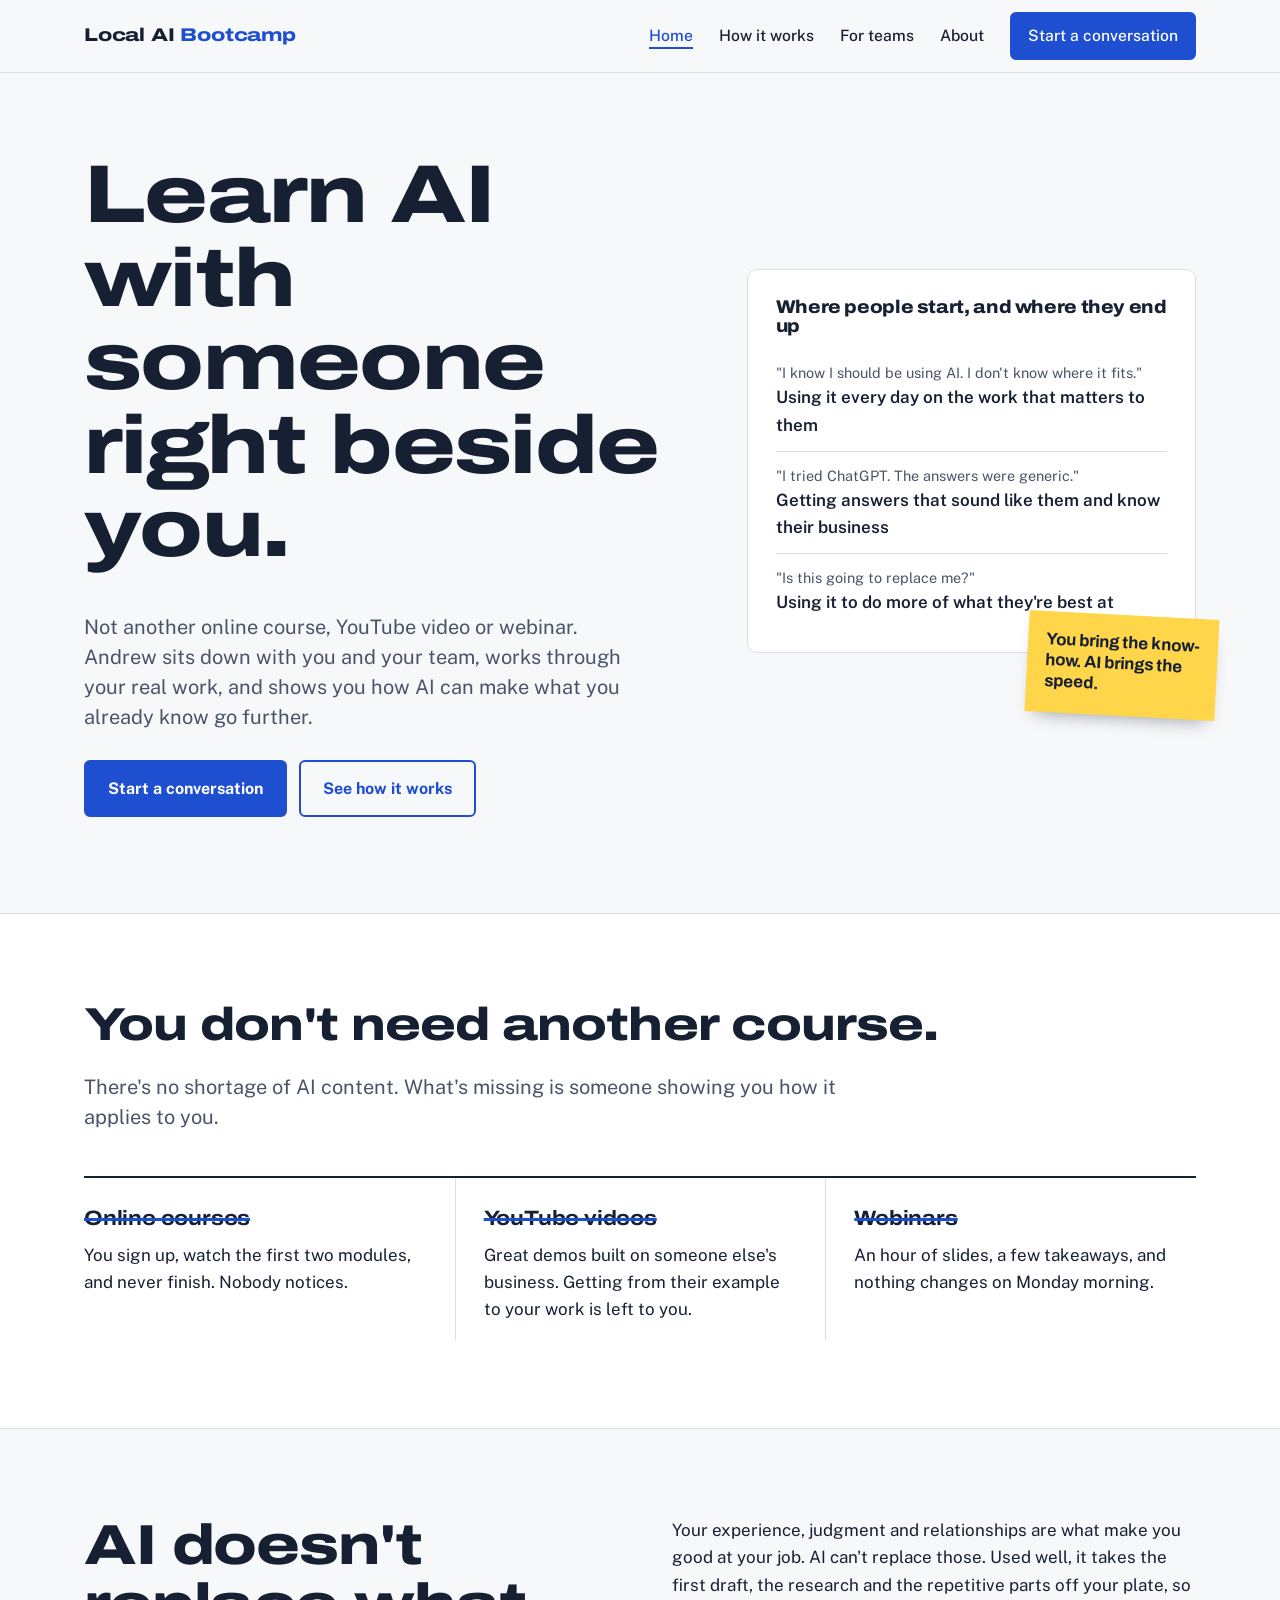
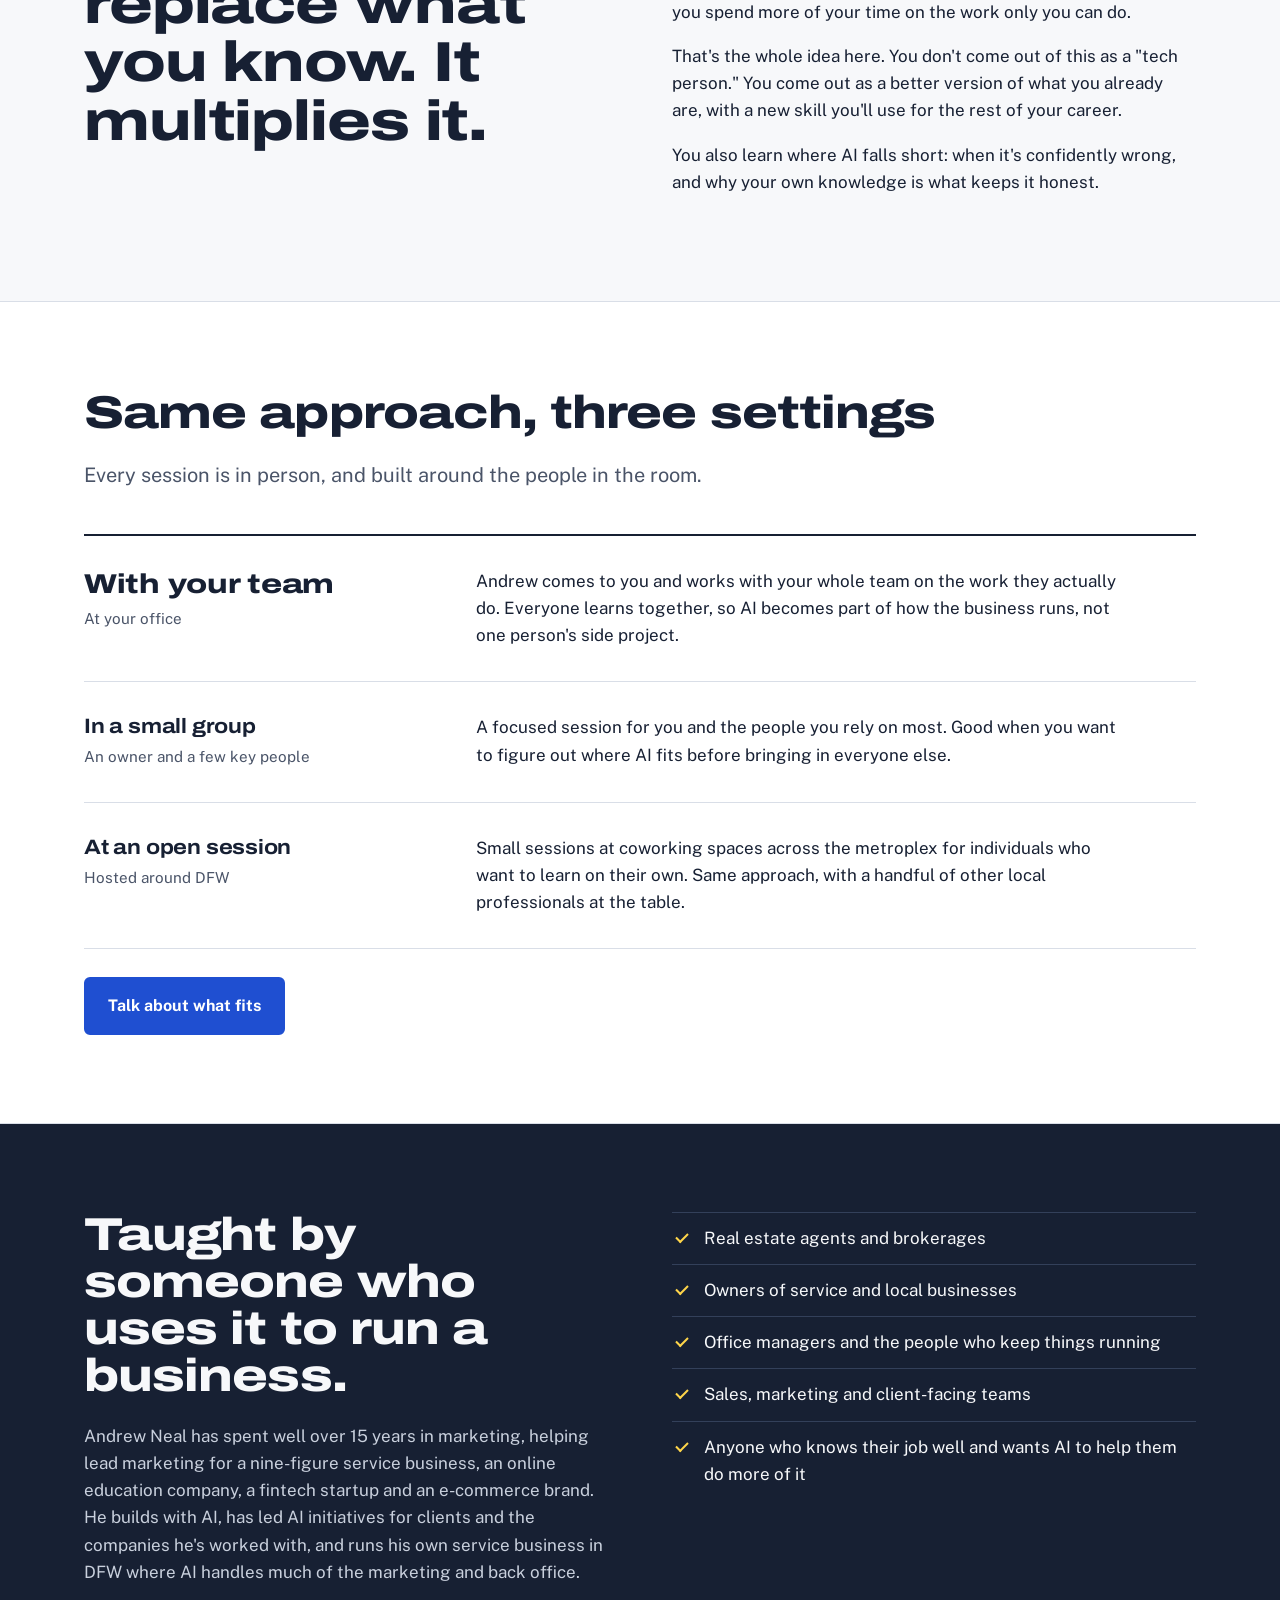
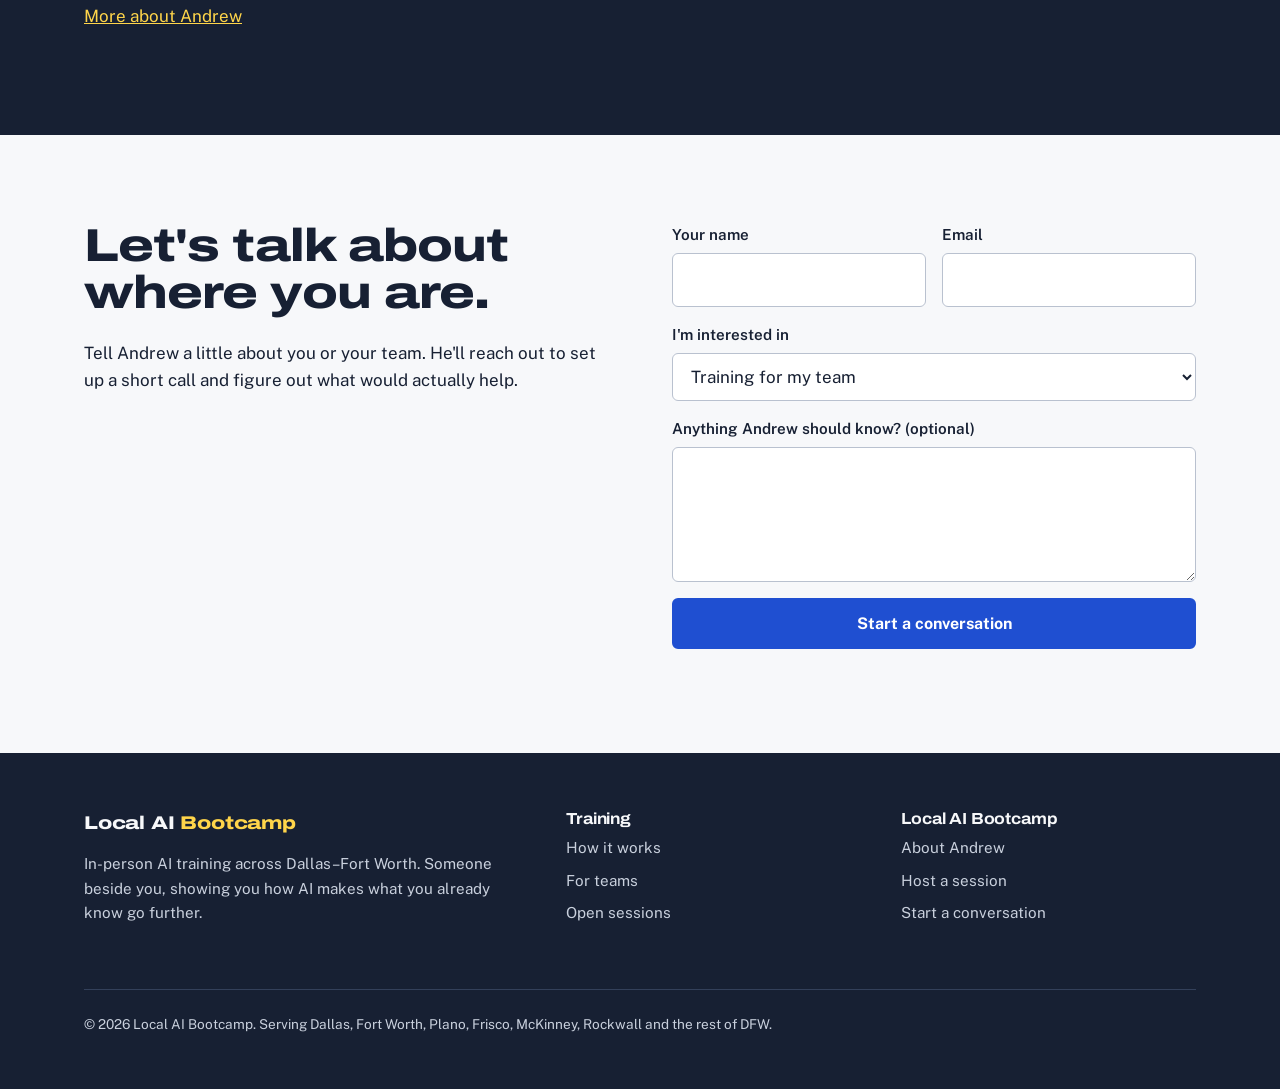
<file: index.html>
<!doctype html>
<html lang="en">
<head>
<meta charset="utf-8">
<meta name="viewport" content="width=device-width, initial-scale=1">
<title>In-Person AI Training in DFW | Local AI Bootcamp</title>
<meta name="description" content="Learn AI with someone right beside you. In-person AI training for professionals and teams across Dallas–Fort Worth. No courses, no webinars.">
<link rel="canonical" href="https://localaibootcamp.com/">
<meta property="og:title" content="In-Person AI Training in DFW | Local AI Bootcamp">
<meta property="og:description" content="Learn AI with someone right beside you. In-person AI training for professionals and teams across Dallas–Fort Worth. No courses, no webinars.">
<meta property="og:type" content="website">
<link rel="preconnect" href="https://fonts.googleapis.com">
<link rel="preconnect" href="https://fonts.gstatic.com" crossorigin>
<link href="https://fonts.googleapis.com/css2?family=Archivo:wdth,wght@62..125,500..800&family=Public+Sans:wght@400;500;600;700&display=swap" rel="stylesheet">
<link rel="stylesheet" href="assets/style.css">
<link rel="icon" href="assets/favicon.svg" type="image/svg+xml">
<script type="application/ld+json">
{"@context":"https://schema.org","@type":"EducationalOrganization","name":"Local AI Bootcamp","url":"https://localaibootcamp.com","description":"In-person AI training in Dallas–Fort Worth. Learn to use AI to make what you already know go further, with someone beside you showing you how.","areaServed":{"@type":"Place","name":"Dallas–Fort Worth, TX"},"founder":{"@type":"Person","name":"Andrew Neal"}}
</script>
</head>
<body>
<a class="skip" href="#main">Skip to content</a>
<header class="site-header">
  <div class="wrap">
    <a class="brand" href="index.html">Local AI <span>Bootcamp</span></a>
    <button class="menu-toggle" aria-expanded="false" aria-controls="site-nav">Menu</button>
    <nav class="nav" id="site-nav" aria-label="Main">
      <a href="index.html" aria-current="page">Home</a>
<a href="how-it-works.html">How it works</a>
<a href="teams.html">For teams</a>
<a href="about.html">About</a>
      <a class="btn" href="contact.html">Start a conversation</a>
    </nav>
  </div>
</header>
<main id="main">

<section class="hero">
  <div class="wrap hero-grid">
    <div>
      <h1>Learn AI with someone right beside you.</h1>
      <p class="lede">Not another online course, YouTube video or webinar. Andrew sits down with you and your team, works through your real work, and shows you how AI can make what you already know go further.</p>
      <div class="actions">
        <a class="btn" href="contact.html">Start a conversation</a>
        <a class="btn ghost" href="how-it-works.html">See how it works</a>
      </div>
    </div>
    <aside class="room shift" aria-label="What changes">
      <h2>Where people start, and where they end up</h2>
      <ul>
        <li><span>"I know I should be using AI. I don't know where it fits."</span><strong>Using it every day on the work that matters to them</strong></li>
        <li><span>"I tried ChatGPT. The answers were generic."</span><strong>Getting answers that sound like them and know their business</strong></li>
        <li><span>"Is this going to replace me?"</span><strong>Using it to do more of what they're best at</strong></li>
      </ul>
      <div class="sticky">You bring the know-how. AI brings the speed.</div>
    </aside>
  </div>
</section>

<section class="white">
  <div class="wrap">
    <div class="section-head">
      <h2>You don't need another course.</h2>
      <p class="lede">There's no shortage of AI content. What's missing is someone showing you how it applies to you.</p>
    </div>
    <div class="contrast">
      <div><h3>Online courses</h3><p>You sign up, watch the first two modules, and never finish. Nobody notices.</p></div>
      <div><h3>YouTube videos</h3><p>Great demos built on someone else's business. Getting from their example to your work is left to you.</p></div>
      <div><h3>Webinars</h3><p>An hour of slides, a few takeaways, and nothing changes on Monday morning.</p></div>
    </div>
  </div>
</section>

<section>
  <div class="wrap split">
    <div>
      <p class="pull">AI doesn't replace what you know. It multiplies it.</p>
    </div>
    <div>
      <p>Your experience, judgment and relationships are what make you good at your job. AI can't replace those. Used well, it takes the first draft, the research and the repetitive parts off your plate, so you spend more of your time on the work only you can do.</p>
      <p>That's the whole idea here. You don't come out of this as a "tech person." You come out as a better version of what you already are, with a new skill you'll use for the rest of your career.</p>
      <p>You also learn where AI falls short: when it's confidently wrong, and why your own knowledge is what keeps it honest.</p>
    </div>
  </div>
</section>

<section class="white">
  <div class="wrap">
    <div class="section-head">
      <h2>Same approach, three settings</h2>
      <p class="lede">Every session is in person, and built around the people in the room.</p>
    </div>
    
    <div class="ladder">
      <div class="rung noprice lead">
        <div><h3>With your team</h3><p class="for">At your office</p></div>
        <p>Andrew comes to you and works with your whole team on the work they actually do. Everyone learns together, so AI becomes part of how the business runs, not one person's side project.</p>
      </div>
      <div class="rung noprice">
        <div><h3>In a small group</h3><p class="for">An owner and a few key people</p></div>
        <p>A focused session for you and the people you rely on most. Good when you want to figure out where AI fits before bringing in everyone else.</p>
      </div>
      <div class="rung noprice">
        <div><h3>At an open session</h3><p class="for">Hosted around DFW</p></div>
        <p>Small sessions at coworking spaces across the metroplex for individuals who want to learn on their own. Same approach, with a handful of other local professionals at the table.</p>
      </div>
    </div>
    <div class="actions"><a class="btn" href="contact.html">Talk about what fits</a></div>
  </div>
</section>

<section class="ink">
  <div class="wrap split">
    <div>
      <h2>Taught by someone who uses it to run a business.</h2>
      <p>Andrew Neal has spent well over 15 years in marketing, helping lead marketing for a nine-figure service business, an online education company, a fintech startup and an e-commerce brand. He builds with AI, has led AI initiatives for clients and the companies he's worked with, and runs his own service business in DFW where AI handles much of the marketing and back office.</p>
      <p><a href="about.html">More about Andrew</a></p>
    </div>
    <ul class="checklist">
      <li>Real estate agents and brokerages</li>
      <li>Owners of service and local businesses</li>
      <li>Office managers and the people who keep things running</li>
      <li>Sales, marketing and client-facing teams</li>
      <li>Anyone who knows their job well and wants AI to help them do more of it</li>
    </ul>
  </div>
</section>

<section>
  <div class="wrap split">
    <div>
      <h2>Let's talk about where you are.</h2>
      <p>Tell Andrew a little about you or your team. He'll reach out to set up a short call and figure out what would actually help.</p>
    </div>
    <form class="signup" action="https://formsubmit.co/ajax/6638b572df1cd1faa5b6cd55414ca8cc" method="POST" data-success="Thanks. Andrew will reach out within one business day.">
  <input type="hidden" name="form" value="contact">
  <input type="hidden" name="_subject" value="New contact submission from localaibootcamp.com">
  <input type="hidden" name="_template" value="table">
  <input type="text" name="_honey" style="display:none" tabindex="-1" autocomplete="off" aria-hidden="true">
  <div class="field-row"><div class="field"><label for="name">Your name</label><input id="name" name="name" type="text" required autocomplete="name"></div><div class="field"><label for="email">Email</label><input id="email" name="email" type="email" required autocomplete="email"></div></div><div class="field"><label for="interest">I'm interested in</label><select id="interest" name="interest"><option>Training for my team</option><option>A small group session</option><option>Open sessions near me</option><option>Not sure yet</option></select></div><div class="field"><label for="message">Anything Andrew should know? (optional)</label><textarea id="message" name="message" rows="4"></textarea></div>
  <button class="btn" type="submit">Start a conversation</button>
  
  <p class="form-status" role="status" aria-live="polite"></p>
</form>
  </div>
</section>
</main>
<footer class="site-footer">
  <div class="wrap">
    <div>
      <a class="brand" href="index.html">Local AI <span>Bootcamp</span></a>
      <p style="margin-top:14px">In-person AI training across Dallas–Fort Worth. Someone beside you, showing you how AI makes what you already know go further.</p>
    </div>
    <div>
      <h3>Training</h3>
      <ul>
        <li><a href="how-it-works.html">How it works</a></li>
        <li><a href="teams.html">For teams</a></li>
        <li><a href="how-it-works.html#open-sessions">Open sessions</a></li>
      </ul>
    </div>
    <div>
      <h3>Local AI Bootcamp</h3>
      <ul>
        <li><a href="about.html">About Andrew</a></li>
        <li><a href="how-it-works.html#host">Host a session</a></li>
        <li><a href="contact.html">Start a conversation</a></li>
      </ul>
    </div>
    <p class="legal">© 2026 Local AI Bootcamp. Serving Dallas, Fort Worth, Plano, Frisco, McKinney, Rockwall and the rest of DFW.</p>
  </div>
</footer>
<script src="assets/site.js"></script>
</body>
</html>
</file>
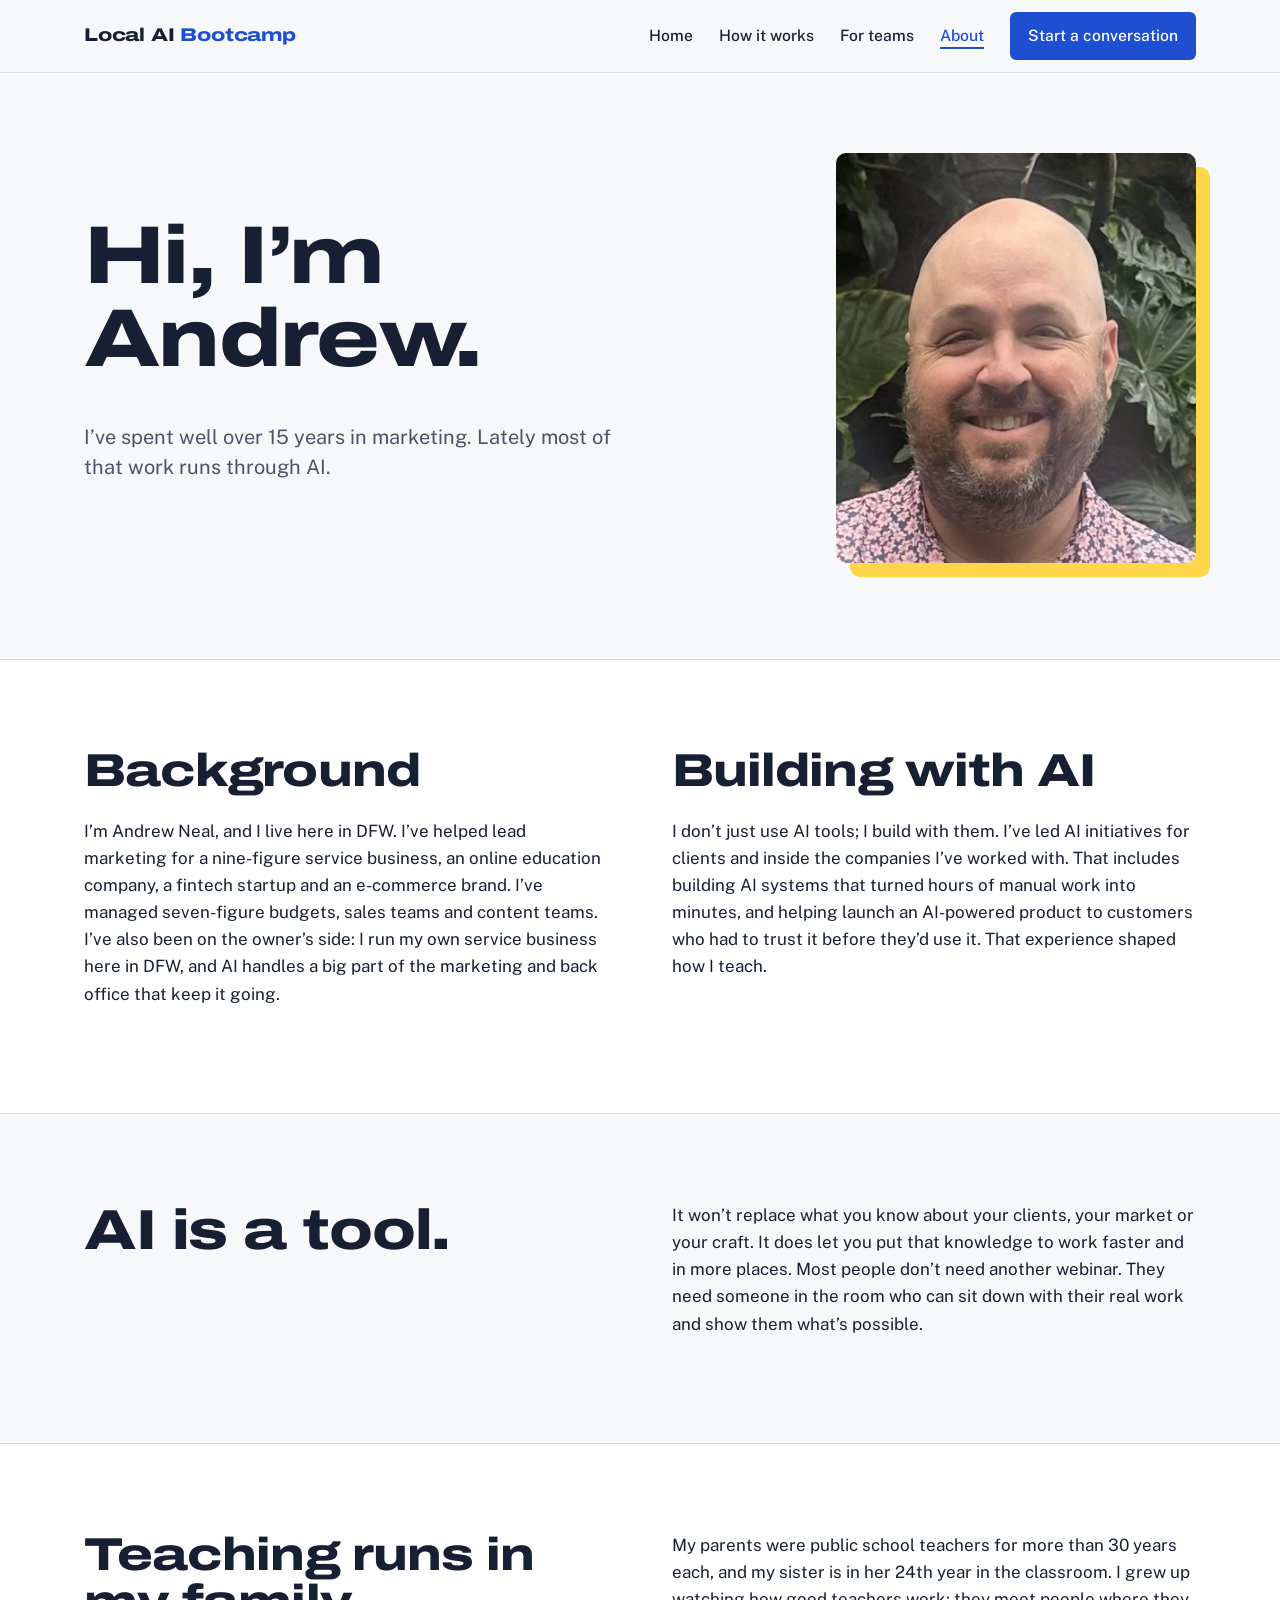
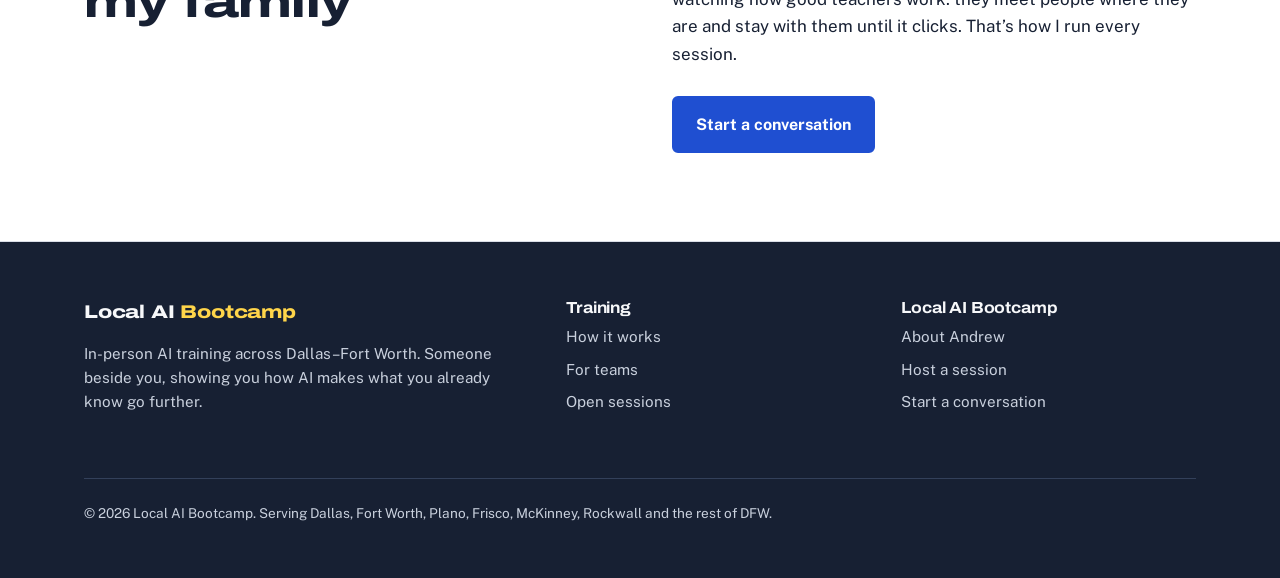
<file: about.html>
<!doctype html>
<html lang="en">
<head>
<meta charset="utf-8">
<meta name="viewport" content="width=device-width, initial-scale=1">
<title>About Andrew Neal | Local AI Bootcamp</title>
<meta name="description" content="Andrew Neal has 15+ years leading marketing for service, education, fintech and e-commerce companies, and builds with AI. He teaches AI in person across DFW.">
<link rel="canonical" href="https://localaibootcamp.com/about">
<meta property="og:title" content="About Andrew Neal | Local AI Bootcamp">
<meta property="og:description" content="Andrew Neal has 15+ years leading marketing for service, education, fintech and e-commerce companies, and builds with AI. He teaches AI in person across DFW.">
<meta property="og:type" content="website">
<link rel="preconnect" href="https://fonts.googleapis.com">
<link rel="preconnect" href="https://fonts.gstatic.com" crossorigin>
<link href="https://fonts.googleapis.com/css2?family=Archivo:wdth,wght@62..125,500..800&family=Public+Sans:wght@400;500;600;700&display=swap" rel="stylesheet">
<link rel="stylesheet" href="assets/style.css">
<link rel="icon" href="assets/favicon.svg" type="image/svg+xml">
</head>
<body>
<a class="skip" href="#main">Skip to content</a>
<header class="site-header">
  <div class="wrap">
    <a class="brand" href="index.html">Local AI <span>Bootcamp</span></a>
    <button class="menu-toggle" aria-expanded="false" aria-controls="site-nav">Menu</button>
    <nav class="nav" id="site-nav" aria-label="Main">
      <a href="index.html">Home</a>
<a href="how-it-works.html">How it works</a>
<a href="teams.html">For teams</a>
<a href="about.html" aria-current="page">About</a>
      <a class="btn" href="contact.html">Start a conversation</a>
    </nav>
  </div>
</header>
<main id="main">

<section class="hero">
  <div class="wrap hero-grid">
    <div>
      <h1>Hi, I’m Andrew.</h1>
      <p class="lede">I’ve spent well over 15 years in marketing. Lately most of that work runs through AI.</p>
    </div>
    <img class="portrait" src="assets/andrew.jpg" width="400" height="455" alt="Andrew Neal, smiling, in front of tropical plants">
  </div>
</section>
<section class="white">
  <div class="wrap split">
    <div>
      <h2>Background</h2>
      <p>I’m Andrew Neal, and I live here in DFW. I’ve helped lead marketing for a nine-figure service business, an online education company, a fintech startup and an e-commerce brand. I’ve managed seven-figure budgets, sales teams and content teams. I’ve also been on the owner’s side: I run my own service business here in DFW, and AI handles a big part of the marketing and back office that keep it going.</p>
    </div>
    <div>
      <h2>Building with AI</h2>
      <p>I don’t just use AI tools; I build with them. I’ve led AI initiatives for clients and inside the companies I’ve worked with. That includes building AI systems that turned hours of manual work into minutes, and helping launch an AI-powered product to customers who had to trust it before they’d use it. That experience shaped how I teach.</p>
    </div>
  </div>
</section>
<section>
  <div class="wrap split">
    <div>
      <p class="pull">AI is a tool.</p>
    </div>
    <div>
      <p>It won’t replace what you know about your clients, your market or your craft. It does let you put that knowledge to work faster and in more places. Most people don’t need another webinar. They need someone in the room who can sit down with their real work and show them what’s possible.</p>
    </div>
  </div>
</section>
<section class="white">
  <div class="wrap split">
    <div>
      <h2>Teaching runs in my family</h2>
    </div>
    <div>
      <p>My parents were public school teachers for more than 30 years each, and my sister is in her 24th year in the classroom. I grew up watching how good teachers work: they meet people where they are and stay with them until it clicks. That’s how I run every session.</p>
      <div class="actions"><a class="btn" href="contact.html">Start a conversation</a></div>
    </div>
  </div>
</section>
</main>
<footer class="site-footer">
  <div class="wrap">
    <div>
      <a class="brand" href="index.html">Local AI <span>Bootcamp</span></a>
      <p style="margin-top:14px">In-person AI training across Dallas–Fort Worth. Someone beside you, showing you how AI makes what you already know go further.</p>
    </div>
    <div>
      <h3>Training</h3>
      <ul>
        <li><a href="how-it-works.html">How it works</a></li>
        <li><a href="teams.html">For teams</a></li>
        <li><a href="how-it-works.html#open-sessions">Open sessions</a></li>
      </ul>
    </div>
    <div>
      <h3>Local AI Bootcamp</h3>
      <ul>
        <li><a href="about.html">About Andrew</a></li>
        <li><a href="how-it-works.html#host">Host a session</a></li>
        <li><a href="contact.html">Start a conversation</a></li>
      </ul>
    </div>
    <p class="legal">© 2026 Local AI Bootcamp. Serving Dallas, Fort Worth, Plano, Frisco, McKinney, Rockwall and the rest of DFW.</p>
  </div>
</footer>
<script src="assets/site.js"></script>
</body>
</html>
</file>
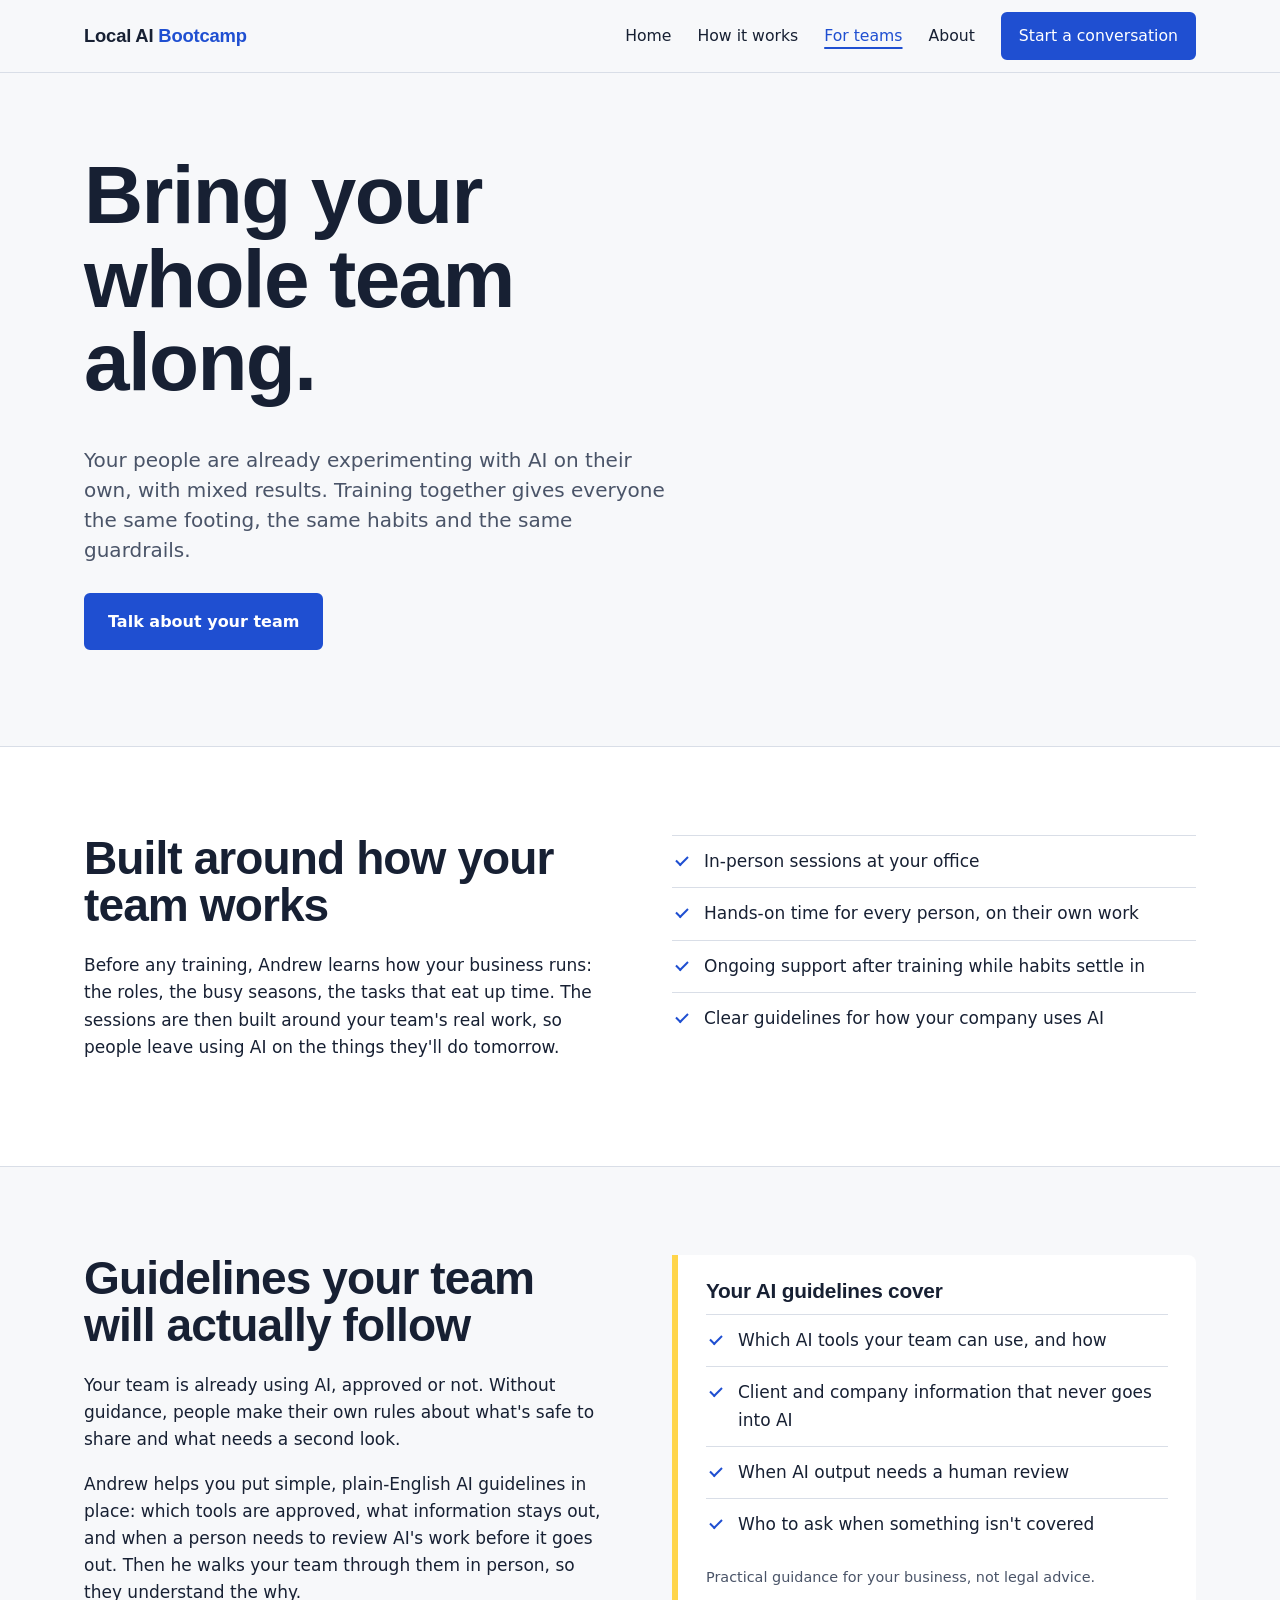
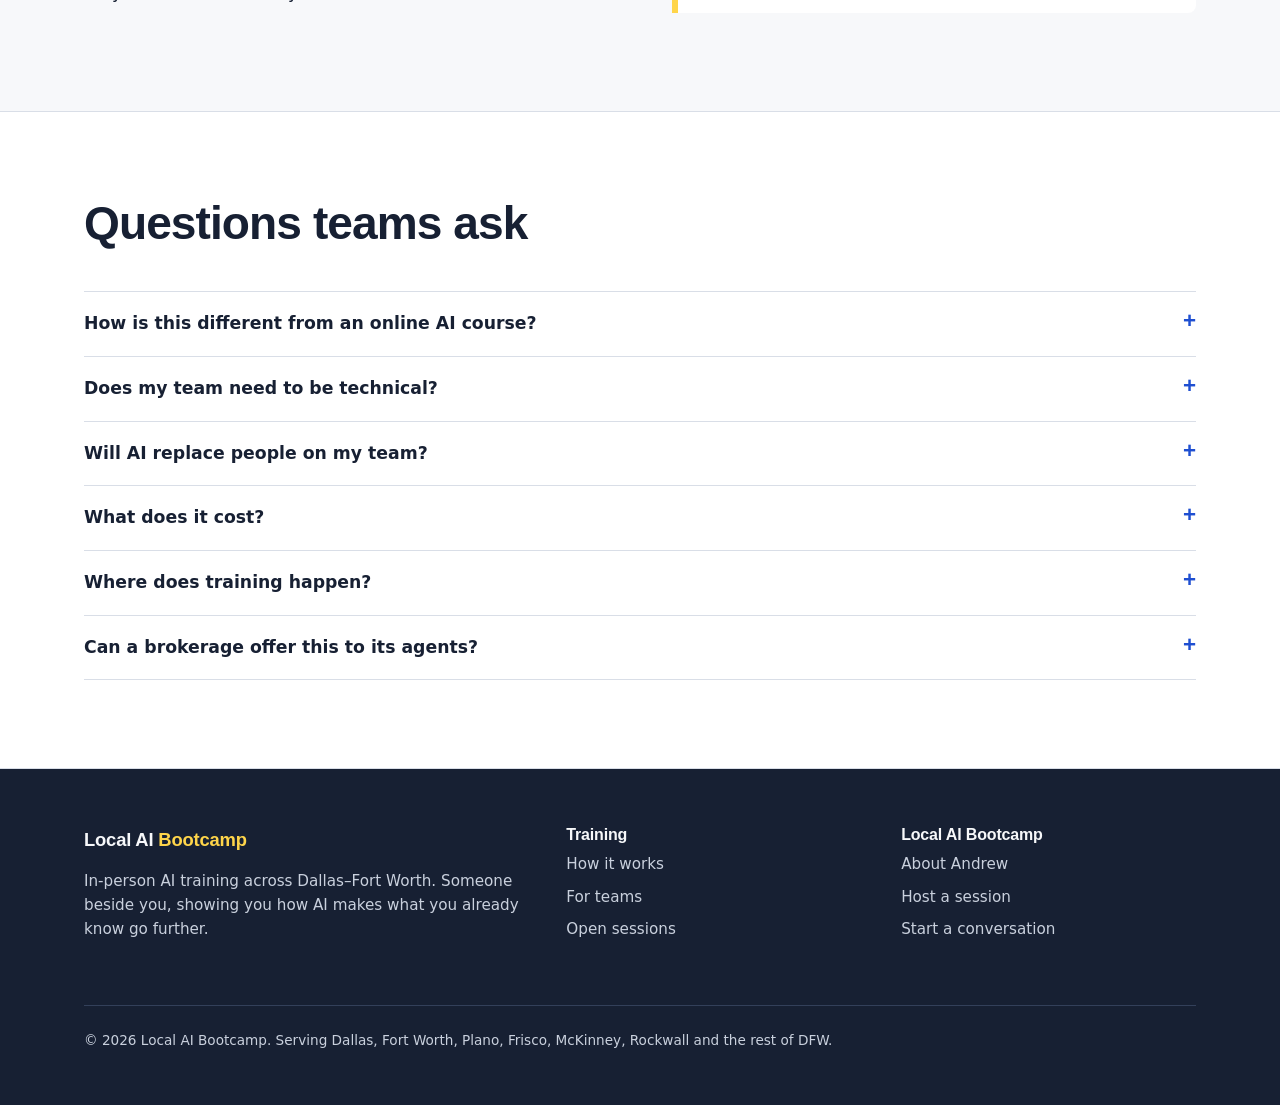
<file: ai-policy.html>
<!doctype html><html lang="en"><head><meta charset="utf-8"><title>Moved</title><link rel="canonical" href="https://localaibootcamp.com/teams#guidelines"><meta http-equiv="refresh" content="0; url=teams.html#guidelines"><meta name="robots" content="noindex"></head><body><p>This page moved. <a href="teams.html#guidelines">Continue</a>.</p></body></html>
</file>
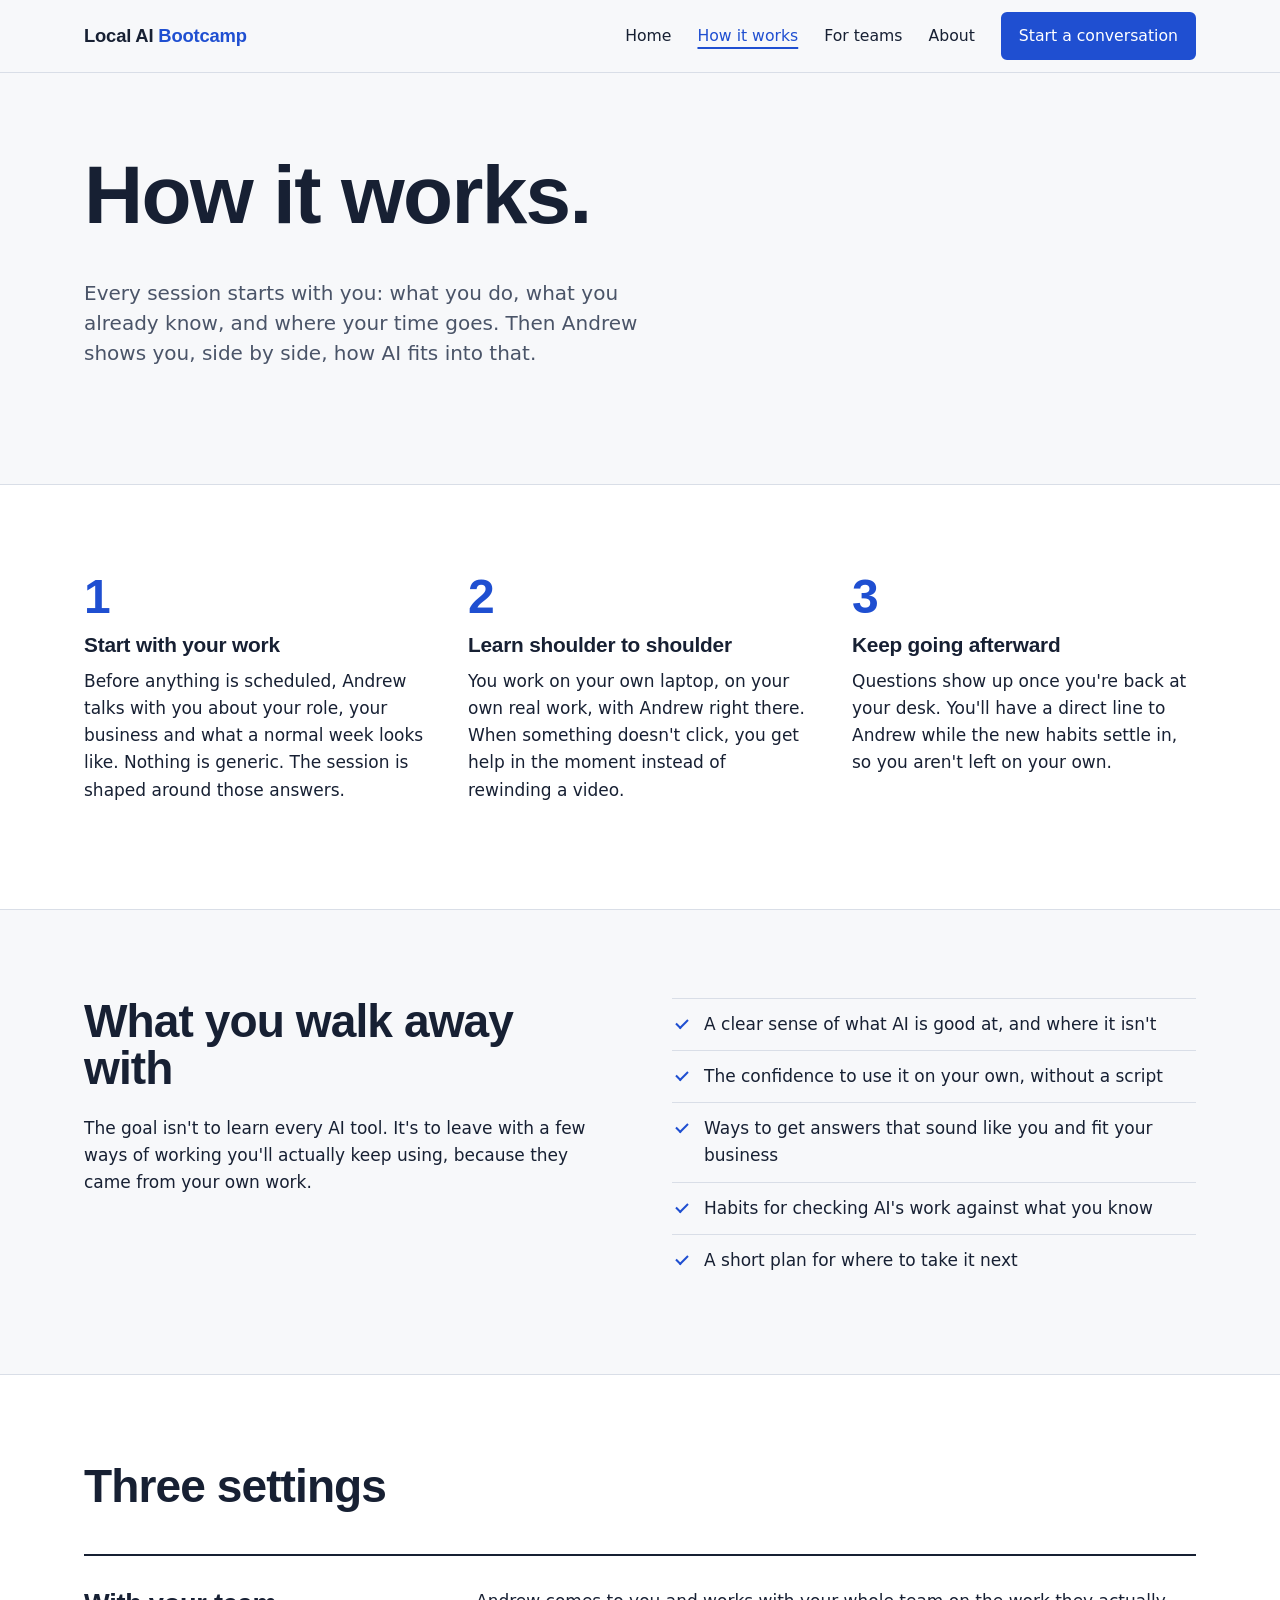
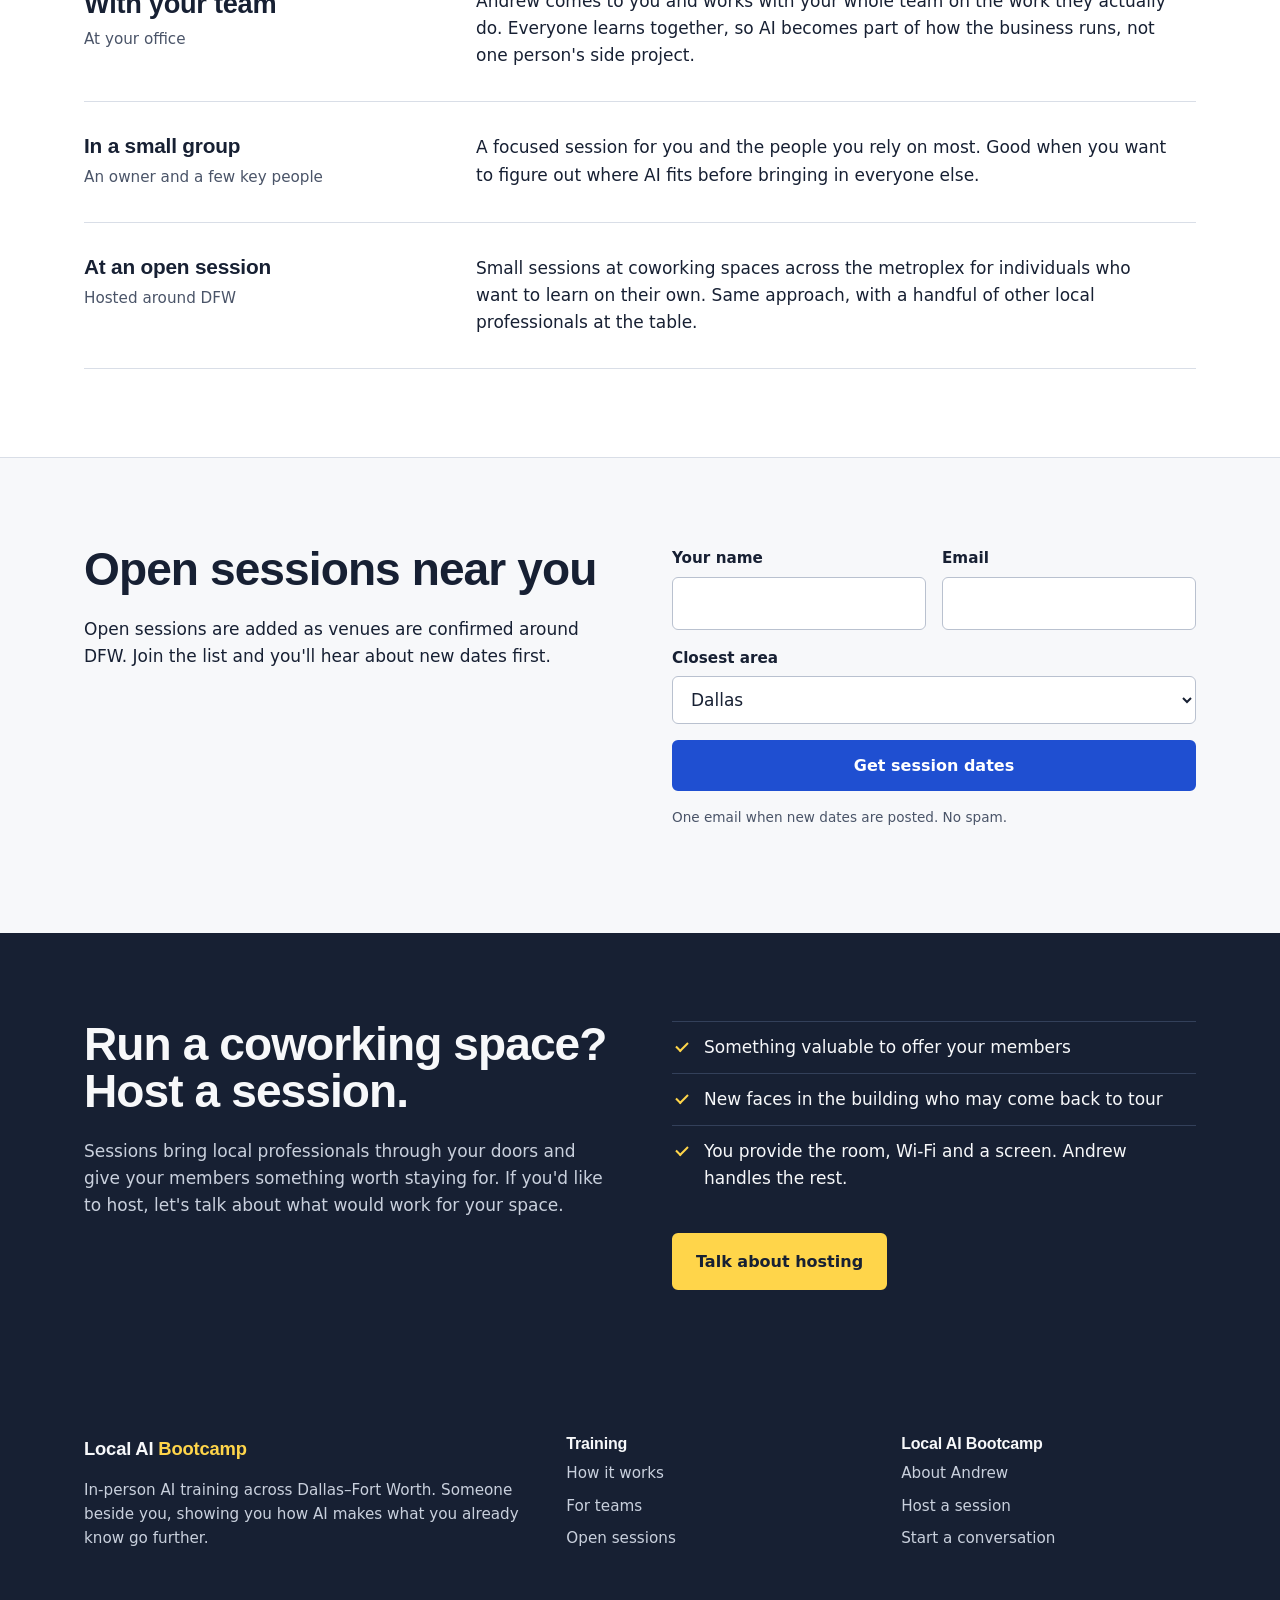
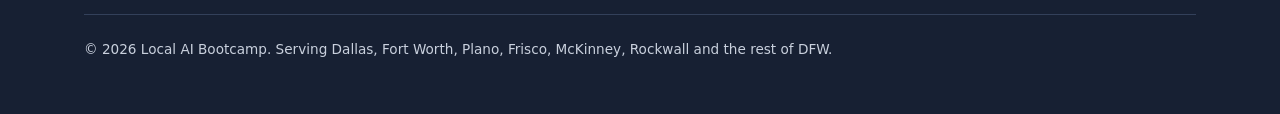
<file: classes.html>
<!doctype html><html lang="en"><head><meta charset="utf-8"><title>Moved</title><link rel="canonical" href="https://localaibootcamp.com/how-it-works#open-sessions"><meta http-equiv="refresh" content="0; url=how-it-works.html#open-sessions"><meta name="robots" content="noindex"></head><body><p>This page moved. <a href="how-it-works.html#open-sessions">Continue</a>.</p></body></html>
</file>
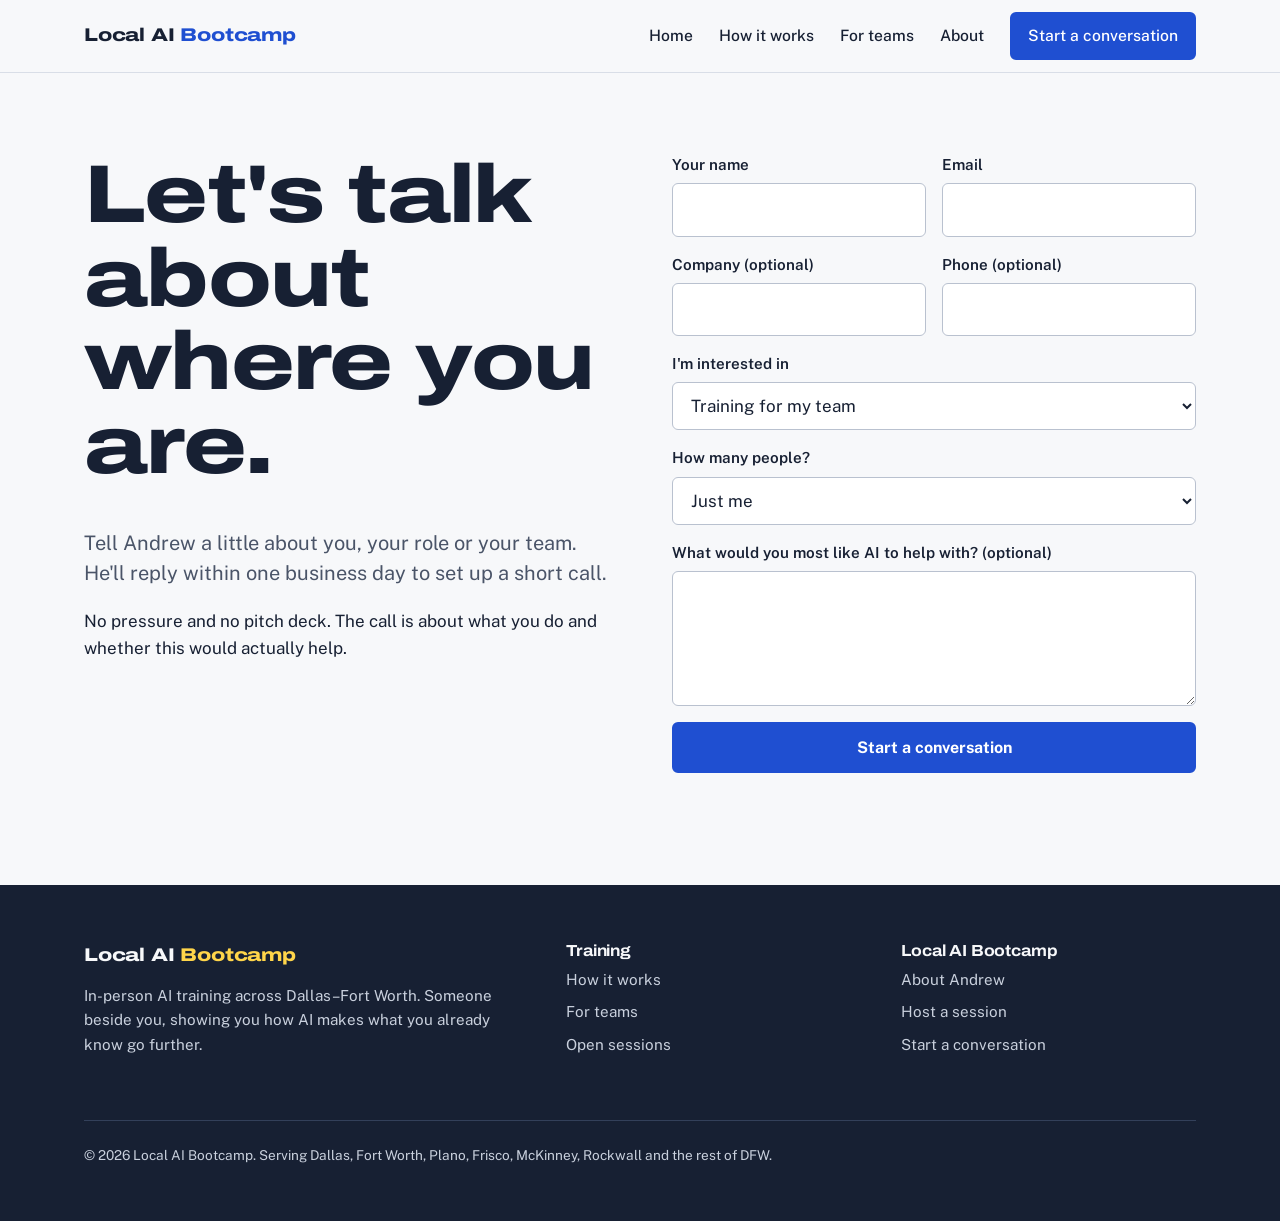
<file: contact.html>
<!doctype html>
<html lang="en">
<head>
<meta charset="utf-8">
<meta name="viewport" content="width=device-width, initial-scale=1">
<title>Start a Conversation | Local AI Bootcamp</title>
<meta name="description" content="Talk with Andrew about in-person AI training for you or your team in Dallas–Fort Worth.">
<link rel="canonical" href="https://localaibootcamp.com/contact">
<meta property="og:title" content="Start a Conversation | Local AI Bootcamp">
<meta property="og:description" content="Talk with Andrew about in-person AI training for you or your team in Dallas–Fort Worth.">
<meta property="og:type" content="website">
<link rel="preconnect" href="https://fonts.googleapis.com">
<link rel="preconnect" href="https://fonts.gstatic.com" crossorigin>
<link href="https://fonts.googleapis.com/css2?family=Archivo:wdth,wght@62..125,500..800&family=Public+Sans:wght@400;500;600;700&display=swap" rel="stylesheet">
<link rel="stylesheet" href="assets/style.css">
<link rel="icon" href="assets/favicon.svg" type="image/svg+xml">
</head>
<body>
<a class="skip" href="#main">Skip to content</a>
<header class="site-header">
  <div class="wrap">
    <a class="brand" href="index.html">Local AI <span>Bootcamp</span></a>
    <button class="menu-toggle" aria-expanded="false" aria-controls="site-nav">Menu</button>
    <nav class="nav" id="site-nav" aria-label="Main">
      <a href="index.html">Home</a>
<a href="how-it-works.html">How it works</a>
<a href="teams.html">For teams</a>
<a href="about.html">About</a>
      <a class="btn" href="contact.html">Start a conversation</a>
    </nav>
  </div>
</header>
<main id="main">

<section class="hero">
  <div class="wrap split">
    <div>
      <h1>Let's talk about where you are.</h1>
      <p class="lede">Tell Andrew a little about you, your role or your team. He'll reply within one business day to set up a short call.</p>
      <p>No pressure and no pitch deck. The call is about what you do and whether this would actually help.</p>
    </div>
    <form class="signup" action="https://formsubmit.co/ajax/6638b572df1cd1faa5b6cd55414ca8cc" method="POST" data-success="Thanks. Andrew will reply within one business day to set up a call.">
  <input type="hidden" name="form" value="contact">
  <input type="hidden" name="_subject" value="New contact submission from localaibootcamp.com">
  <input type="hidden" name="_template" value="table">
  <input type="text" name="_honey" style="display:none" tabindex="-1" autocomplete="off" aria-hidden="true">
  <div class="field-row"><div class="field"><label for="name">Your name</label><input id="name" name="name" type="text" required autocomplete="name"></div><div class="field"><label for="email">Email</label><input id="email" name="email" type="email" required autocomplete="email"></div></div><div class="field-row"><div class="field"><label for="company">Company (optional)</label><input id="company" name="company" type="text"></div><div class="field"><label for="phone">Phone (optional)</label><input id="phone" name="phone" type="tel" autocomplete="tel"></div></div><div class="field"><label for="interest">I'm interested in</label><select id="interest" name="interest"><option>Training for my team</option><option>A small group session</option><option>Open sessions near me</option><option>Hosting sessions at my coworking space</option><option>Not sure yet</option></select></div><div class="field"><label for="team_size">How many people?</label><select id="team_size" name="team_size"><option>Just me</option><option>2–6</option><option>7–15</option><option>16–40</option><option>40+</option></select></div><div class="field"><label for="message">What would you most like AI to help with? (optional)</label><textarea id="message" name="message" rows="4"></textarea></div>
  <button class="btn" type="submit">Start a conversation</button>
  
  <p class="form-status" role="status" aria-live="polite"></p>
</form>
  </div>
</section>
<script>
(function(){var p=new URLSearchParams(location.search).get('interest');var m={team:0,'small-group':1,sessions:2,host:3};
if(p in m){document.getElementById('interest').selectedIndex=m[p];}})();
</script>
</main>
<footer class="site-footer">
  <div class="wrap">
    <div>
      <a class="brand" href="index.html">Local AI <span>Bootcamp</span></a>
      <p style="margin-top:14px">In-person AI training across Dallas–Fort Worth. Someone beside you, showing you how AI makes what you already know go further.</p>
    </div>
    <div>
      <h3>Training</h3>
      <ul>
        <li><a href="how-it-works.html">How it works</a></li>
        <li><a href="teams.html">For teams</a></li>
        <li><a href="how-it-works.html#open-sessions">Open sessions</a></li>
      </ul>
    </div>
    <div>
      <h3>Local AI Bootcamp</h3>
      <ul>
        <li><a href="about.html">About Andrew</a></li>
        <li><a href="how-it-works.html#host">Host a session</a></li>
        <li><a href="contact.html">Start a conversation</a></li>
      </ul>
    </div>
    <p class="legal">© 2026 Local AI Bootcamp. Serving Dallas, Fort Worth, Plano, Frisco, McKinney, Rockwall and the rest of DFW.</p>
  </div>
</footer>
<script src="assets/site.js"></script>
</body>
</html>
</file>
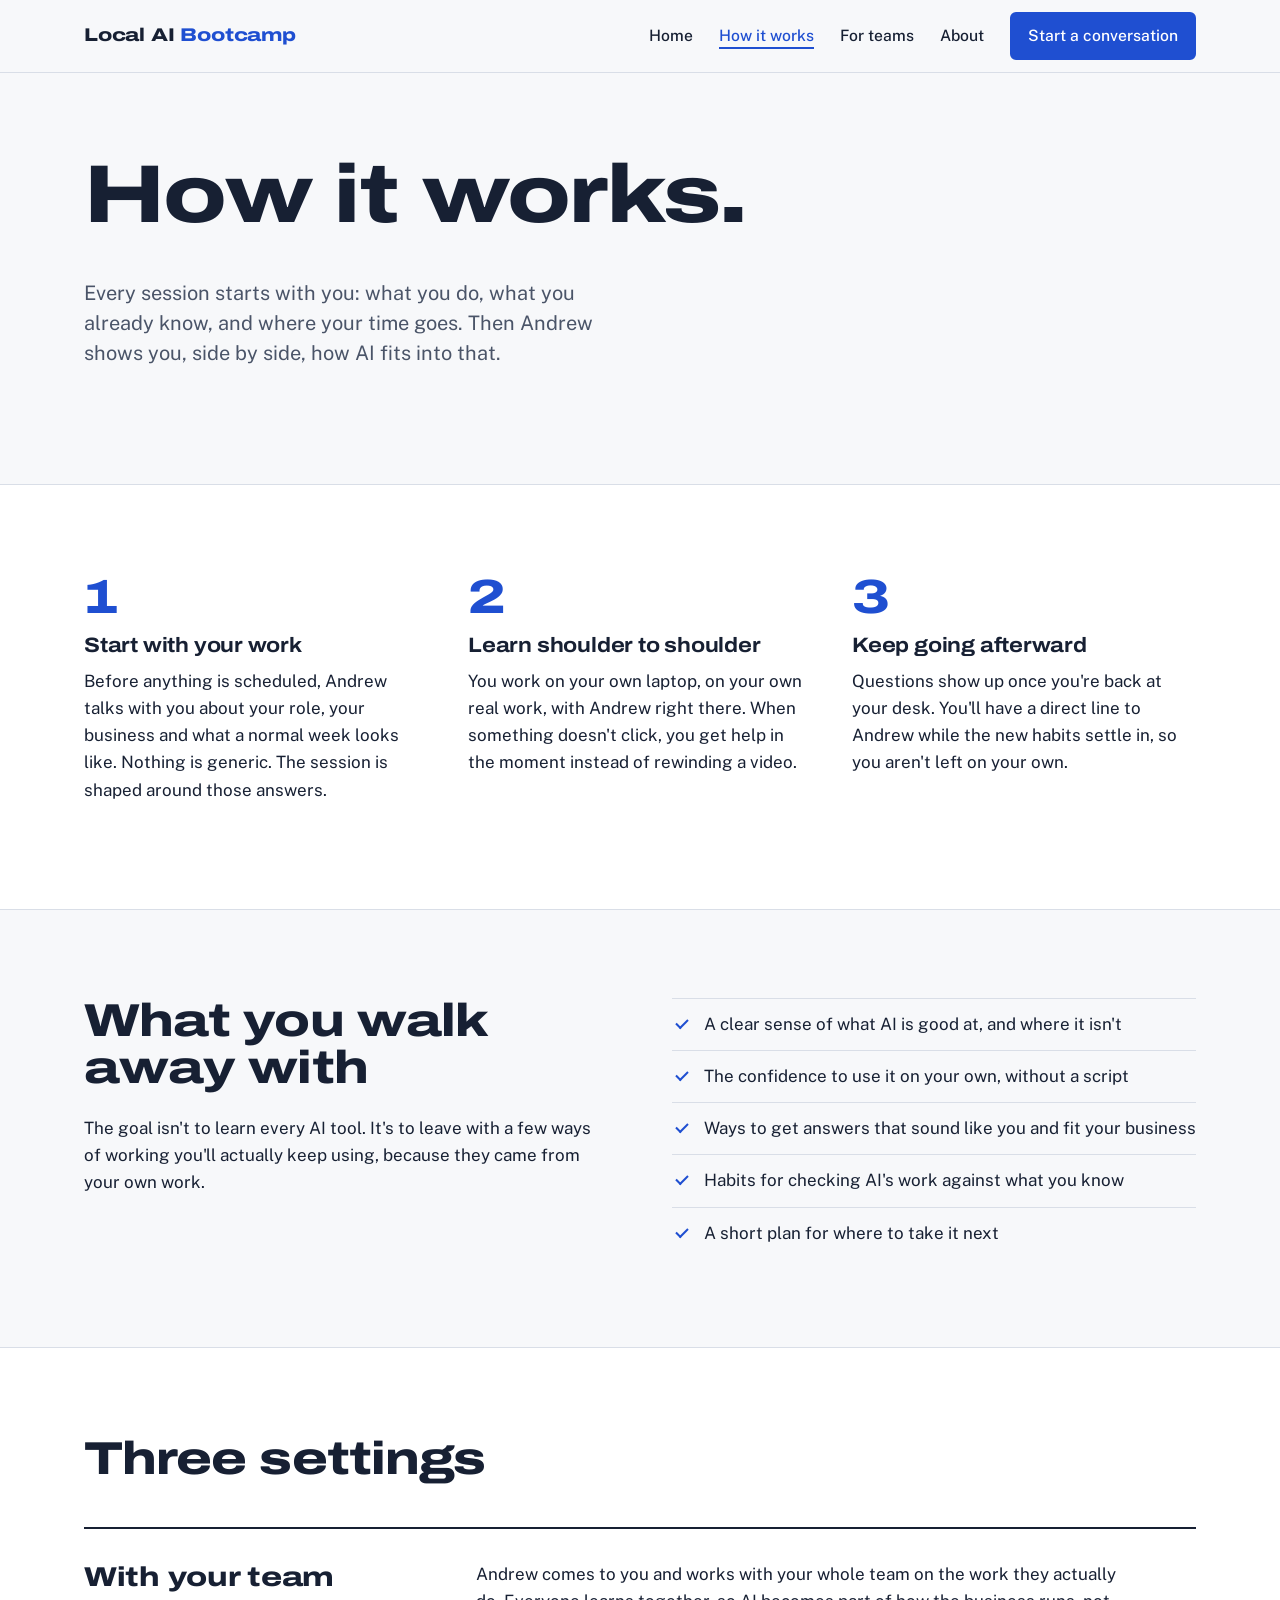
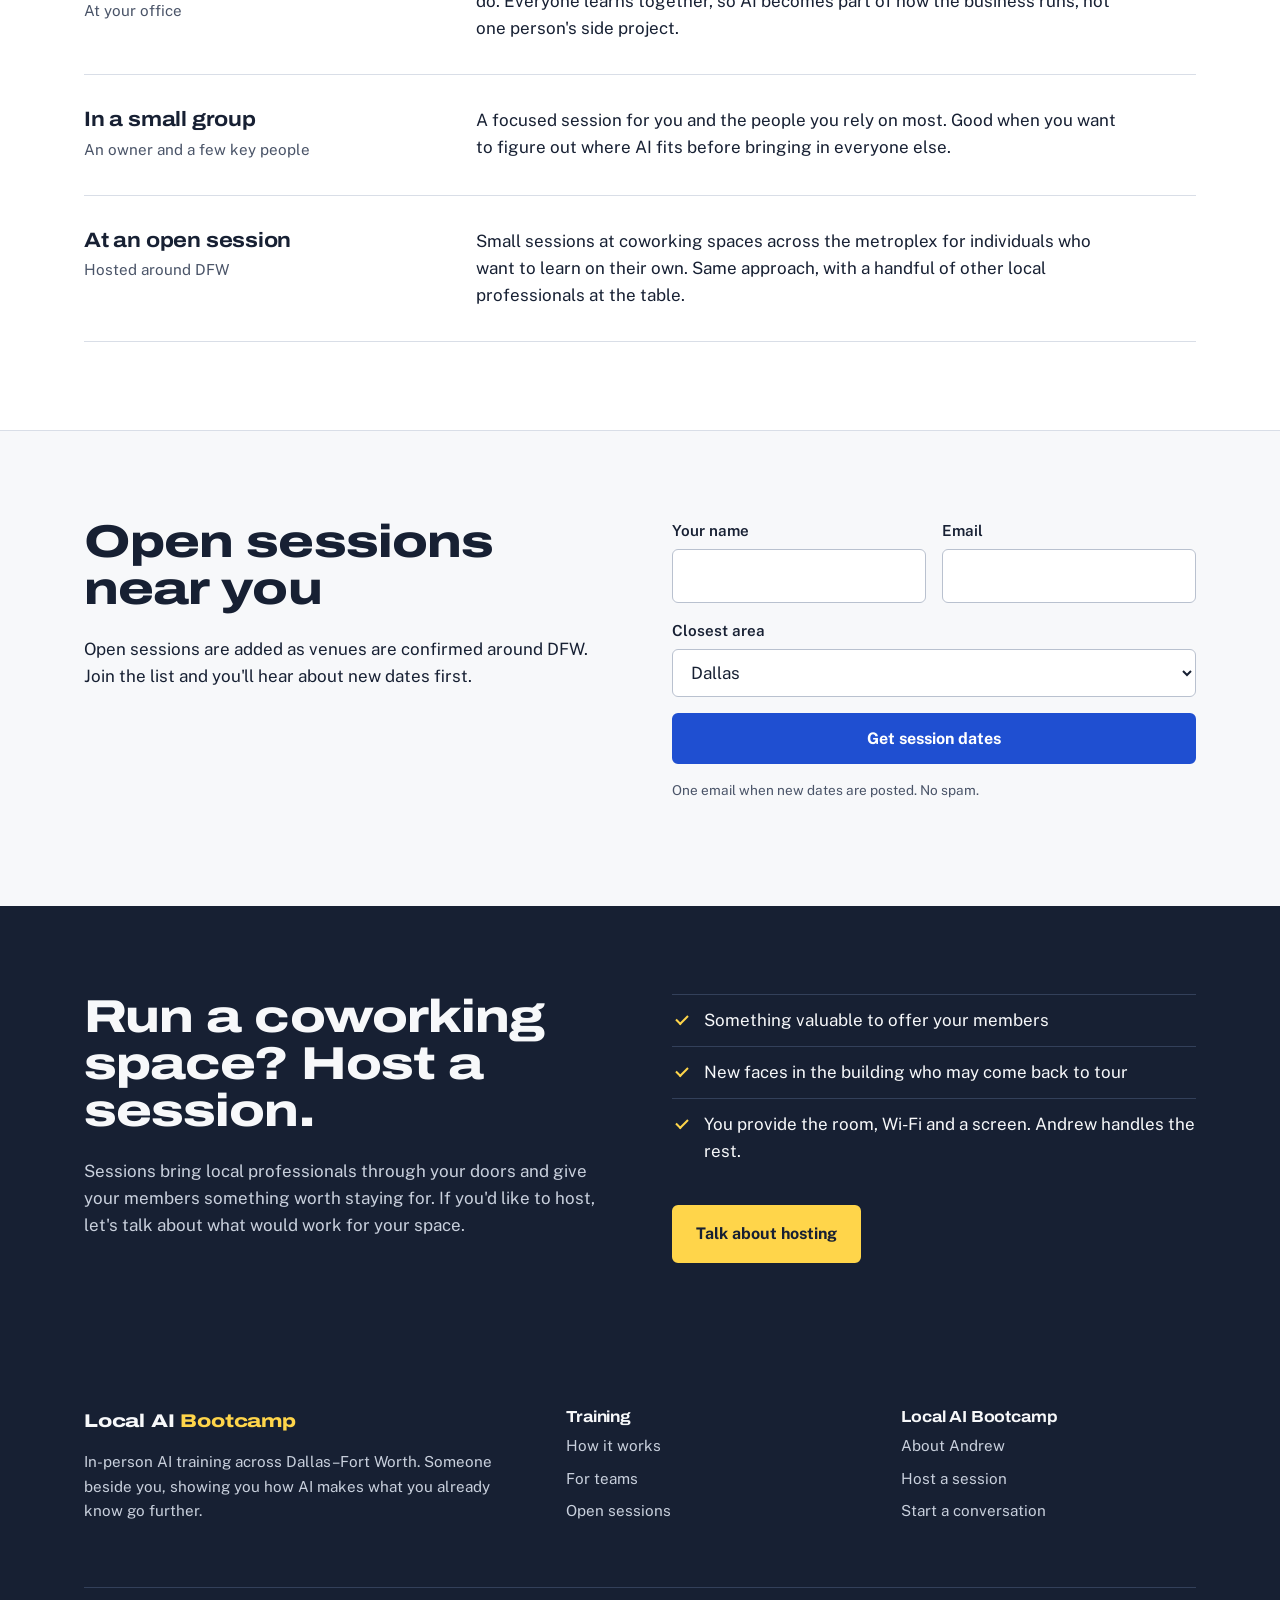
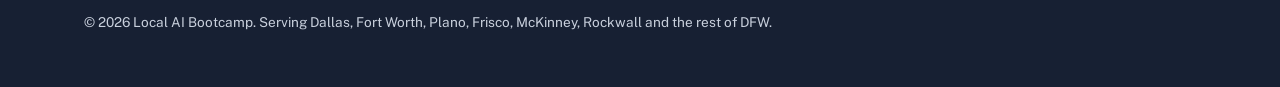
<file: how-it-works.html>
<!doctype html>
<html lang="en">
<head>
<meta charset="utf-8">
<meta name="viewport" content="width=device-width, initial-scale=1">
<title>How In-Person AI Training Works | Local AI Bootcamp</title>
<meta name="description" content="Personal, in-person AI training in DFW built around your real work. Learn shoulder to shoulder with Andrew Neal, with support afterward.">
<link rel="canonical" href="https://localaibootcamp.com/how-it-works">
<meta property="og:title" content="How In-Person AI Training Works | Local AI Bootcamp">
<meta property="og:description" content="Personal, in-person AI training in DFW built around your real work. Learn shoulder to shoulder with Andrew Neal, with support afterward.">
<meta property="og:type" content="website">
<link rel="preconnect" href="https://fonts.googleapis.com">
<link rel="preconnect" href="https://fonts.gstatic.com" crossorigin>
<link href="https://fonts.googleapis.com/css2?family=Archivo:wdth,wght@62..125,500..800&family=Public+Sans:wght@400;500;600;700&display=swap" rel="stylesheet">
<link rel="stylesheet" href="assets/style.css">
<link rel="icon" href="assets/favicon.svg" type="image/svg+xml">
</head>
<body>
<a class="skip" href="#main">Skip to content</a>
<header class="site-header">
  <div class="wrap">
    <a class="brand" href="index.html">Local AI <span>Bootcamp</span></a>
    <button class="menu-toggle" aria-expanded="false" aria-controls="site-nav">Menu</button>
    <nav class="nav" id="site-nav" aria-label="Main">
      <a href="index.html">Home</a>
<a href="how-it-works.html" aria-current="page">How it works</a>
<a href="teams.html">For teams</a>
<a href="about.html">About</a>
      <a class="btn" href="contact.html">Start a conversation</a>
    </nav>
  </div>
</header>
<main id="main">

<section class="hero">
  <div class="wrap">
    <h1>How it works.</h1>
    <p class="lede">Every session starts with you: what you do, what you already know, and where your time goes. Then Andrew shows you, side by side, how AI fits into that.</p>
  </div>
</section>

<section class="white">
  <div class="wrap">
    <div class="steps">
      <div class="step"><h3>Start with your work</h3><p>Before anything is scheduled, Andrew talks with you about your role, your business and what a normal week looks like. Nothing is generic. The session is shaped around those answers.</p></div>
      <div class="step"><h3>Learn shoulder to shoulder</h3><p>You work on your own laptop, on your own real work, with Andrew right there. When something doesn't click, you get help in the moment instead of rewinding a video.</p></div>
      <div class="step"><h3>Keep going afterward</h3><p>Questions show up once you're back at your desk. You'll have a direct line to Andrew while the new habits settle in, so you aren't left on your own.</p></div>
    </div>
  </div>
</section>

<section>
  <div class="wrap split">
    <div>
      <h2>What you walk away with</h2>
      <p>The goal isn't to learn every AI tool. It's to leave with a few ways of working you'll actually keep using, because they came from your own work.</p>
    </div>
    <ul class="checklist">
      <li>A clear sense of what AI is good at, and where it isn't</li>
      <li>The confidence to use it on your own, without a script</li>
      <li>Ways to get answers that sound like you and fit your business</li>
      <li>Habits for checking AI's work against what you know</li>
      <li>A short plan for where to take it next</li>
    </ul>
  </div>
</section>

<section class="white">
  <div class="wrap">
    <div class="section-head"><h2>Three settings</h2></div>
    
    <div class="ladder">
      <div class="rung noprice lead">
        <div><h3>With your team</h3><p class="for">At your office</p></div>
        <p>Andrew comes to you and works with your whole team on the work they actually do. Everyone learns together, so AI becomes part of how the business runs, not one person's side project.</p>
      </div>
      <div class="rung noprice">
        <div><h3>In a small group</h3><p class="for">An owner and a few key people</p></div>
        <p>A focused session for you and the people you rely on most. Good when you want to figure out where AI fits before bringing in everyone else.</p>
      </div>
      <div class="rung noprice">
        <div><h3>At an open session</h3><p class="for">Hosted around DFW</p></div>
        <p>Small sessions at coworking spaces across the metroplex for individuals who want to learn on their own. Same approach, with a handful of other local professionals at the table.</p>
      </div>
    </div>
  </div>
</section>

<section id="open-sessions">
  <div class="wrap split">
    <div>
      <h2>Open sessions near you</h2>
      <p>Open sessions are added as venues are confirmed around DFW. Join the list and you'll hear about new dates first.</p>
    </div>
    <form class="signup" action="https://formsubmit.co/ajax/6638b572df1cd1faa5b6cd55414ca8cc" method="POST" data-success="You're on the list. You'll get an email when the next session near you is scheduled.">
  <input type="hidden" name="form" value="open-sessions">
  <input type="hidden" name="_subject" value="New open-sessions submission from localaibootcamp.com">
  <input type="hidden" name="_template" value="table">
  <input type="text" name="_honey" style="display:none" tabindex="-1" autocomplete="off" aria-hidden="true">
  <div class="field-row"><div class="field"><label for="name">Your name</label><input id="name" name="name" type="text" required autocomplete="name"></div><div class="field"><label for="email">Email</label><input id="email" name="email" type="email" required autocomplete="email"></div></div><div class="field"><label for="area">Closest area</label><select id="area" name="area"><option>Dallas</option><option>Fort Worth</option><option>Plano / Frisco / McKinney</option><option>Rockwall / Royse City / Rowlett</option><option>Arlington / Mid-Cities</option><option>Denton / Lewisville</option><option>Somewhere else in DFW</option></select></div>
  <button class="btn" type="submit">Get session dates</button>
  <p class="form-note">One email when new dates are posted. No spam.</p>
  <p class="form-status" role="status" aria-live="polite"></p>
</form>
  </div>
</section>

<section class="ink" id="host">
  <div class="wrap split">
    <div>
      <h2>Run a coworking space? Host a session.</h2>
      <p>Sessions bring local professionals through your doors and give your members something worth staying for. If you'd like to host, let's talk about what would work for your space.</p>
    </div>
    <div>
      <ul class="checklist" style="margin-bottom:28px">
        <li>Something valuable to offer your members</li>
        <li>New faces in the building who may come back to tour</li>
        <li>You provide the room, Wi-Fi and a screen. Andrew handles the rest.</li>
      </ul>
      <a class="btn" style="background:var(--note);border-color:var(--note);color:var(--ink)" href="contact.html?interest=host">Talk about hosting</a>
    </div>
  </div>
</section>
</main>
<footer class="site-footer">
  <div class="wrap">
    <div>
      <a class="brand" href="index.html">Local AI <span>Bootcamp</span></a>
      <p style="margin-top:14px">In-person AI training across Dallas–Fort Worth. Someone beside you, showing you how AI makes what you already know go further.</p>
    </div>
    <div>
      <h3>Training</h3>
      <ul>
        <li><a href="how-it-works.html">How it works</a></li>
        <li><a href="teams.html">For teams</a></li>
        <li><a href="how-it-works.html#open-sessions">Open sessions</a></li>
      </ul>
    </div>
    <div>
      <h3>Local AI Bootcamp</h3>
      <ul>
        <li><a href="about.html">About Andrew</a></li>
        <li><a href="how-it-works.html#host">Host a session</a></li>
        <li><a href="contact.html">Start a conversation</a></li>
      </ul>
    </div>
    <p class="legal">© 2026 Local AI Bootcamp. Serving Dallas, Fort Worth, Plano, Frisco, McKinney, Rockwall and the rest of DFW.</p>
  </div>
</footer>
<script src="assets/site.js"></script>
</body>
</html>
</file>
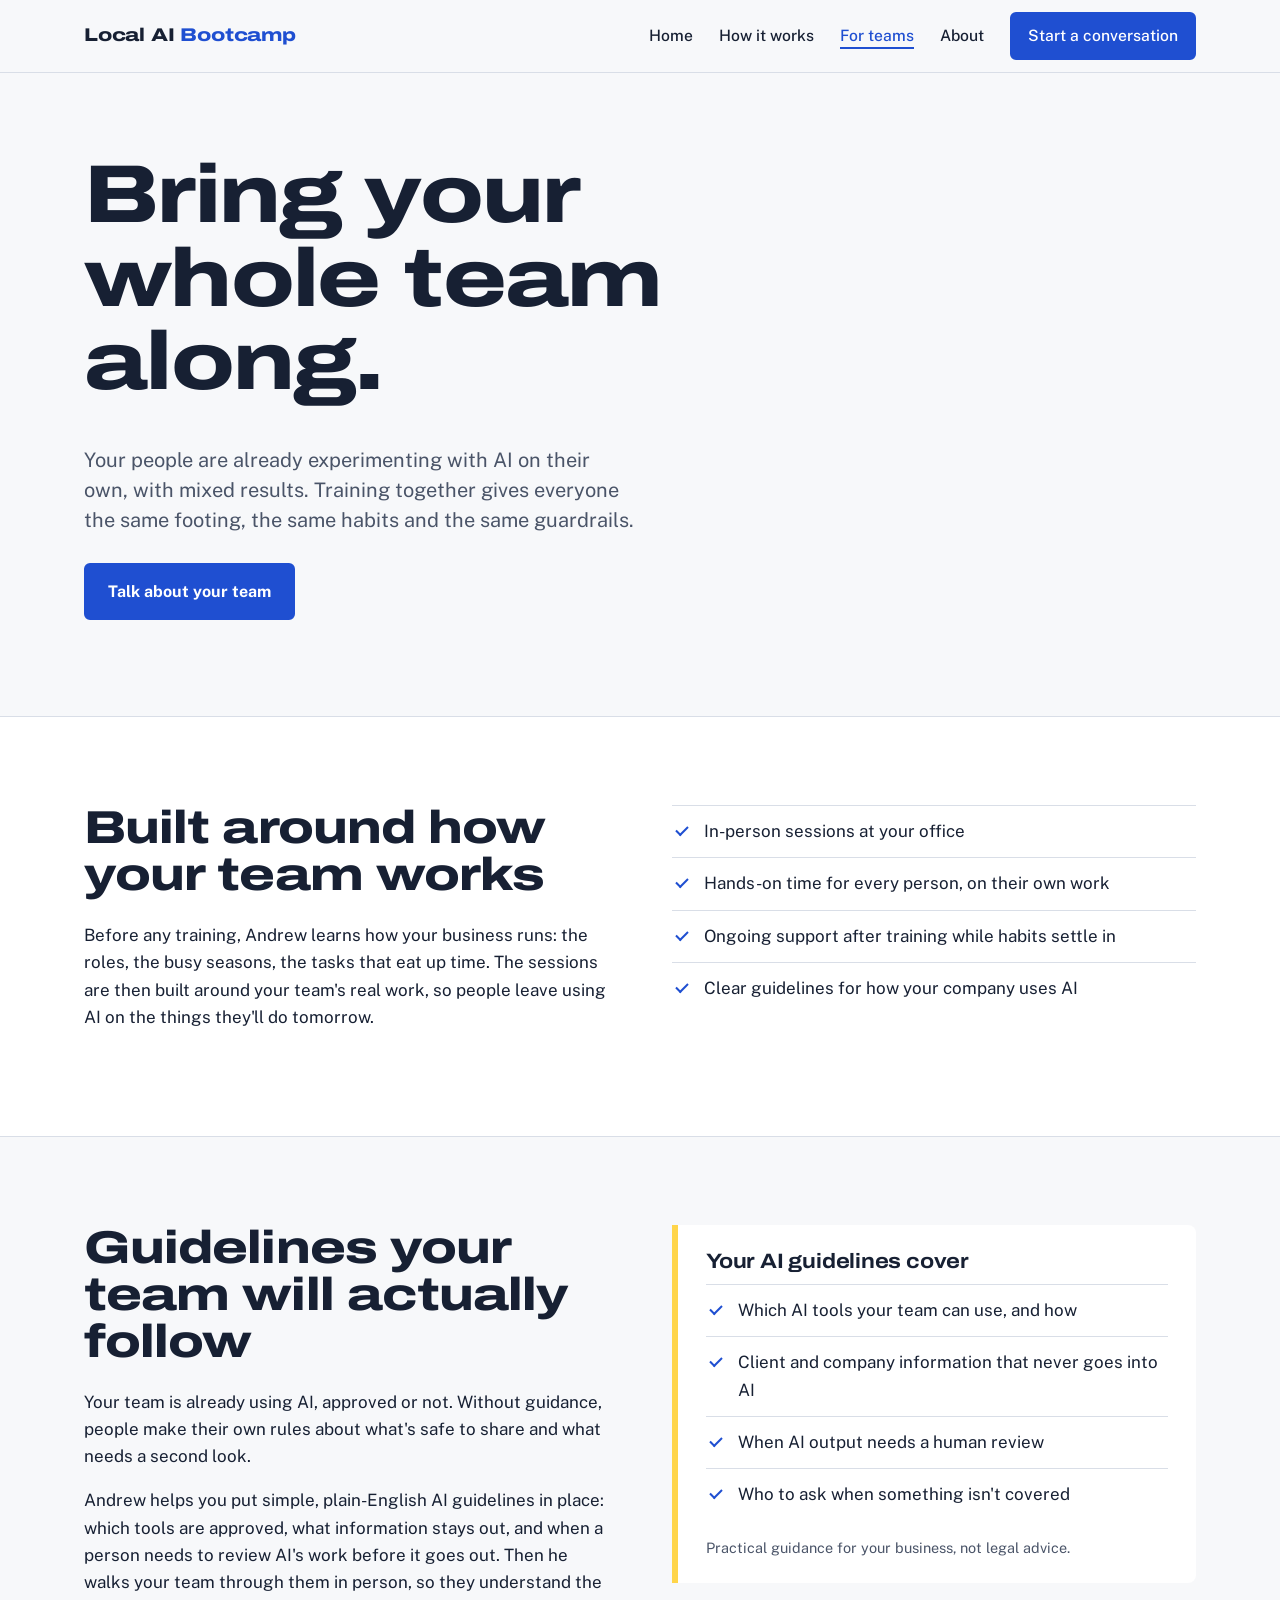
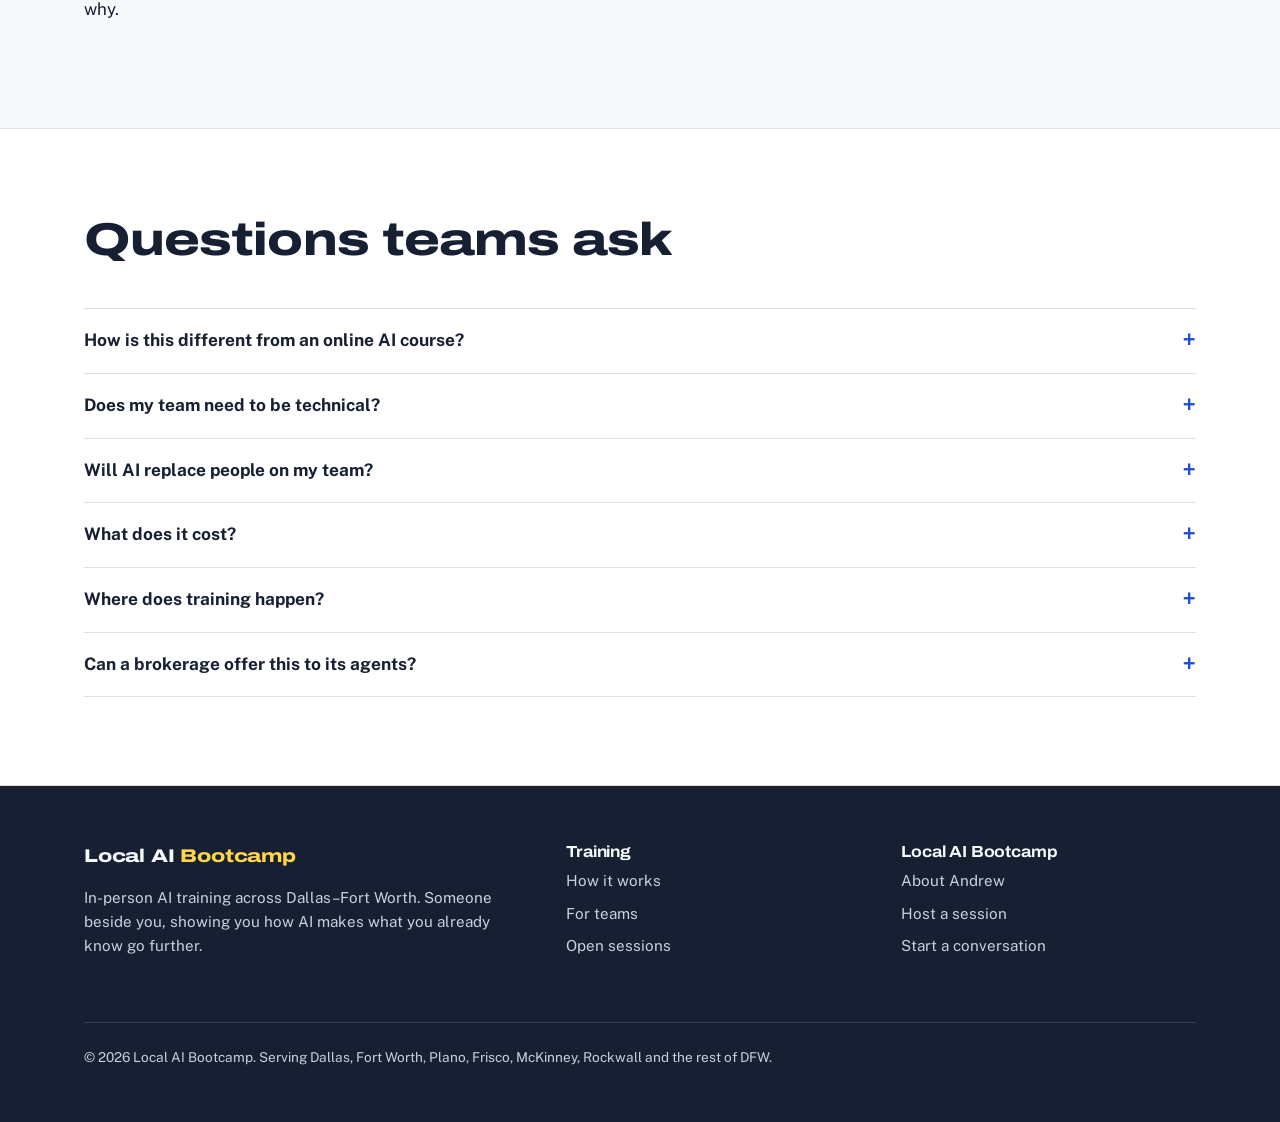
<file: team-training.html>
<!doctype html><html lang="en"><head><meta charset="utf-8"><title>Moved</title><link rel="canonical" href="https://localaibootcamp.com/teams"><meta http-equiv="refresh" content="0; url=teams.html"><meta name="robots" content="noindex"></head><body><p>This page moved. <a href="teams.html">Continue</a>.</p></body></html>
</file>
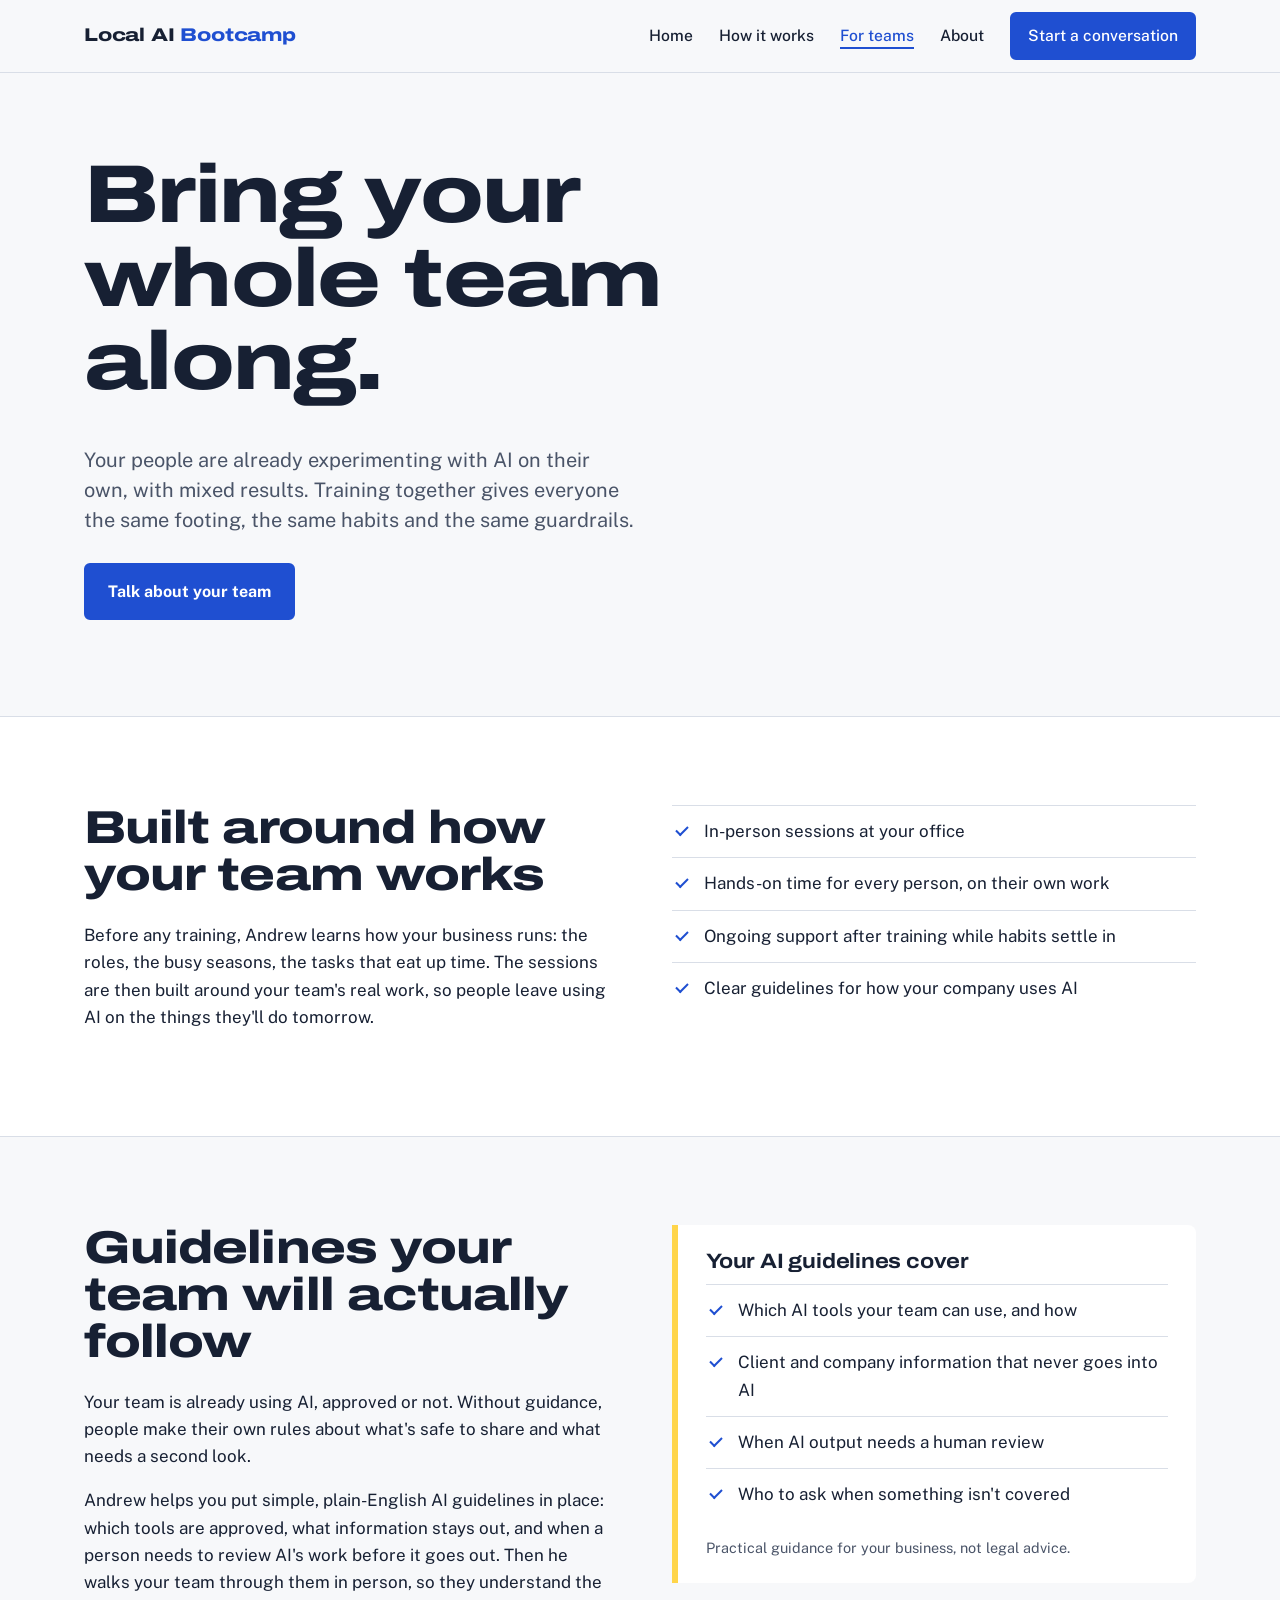
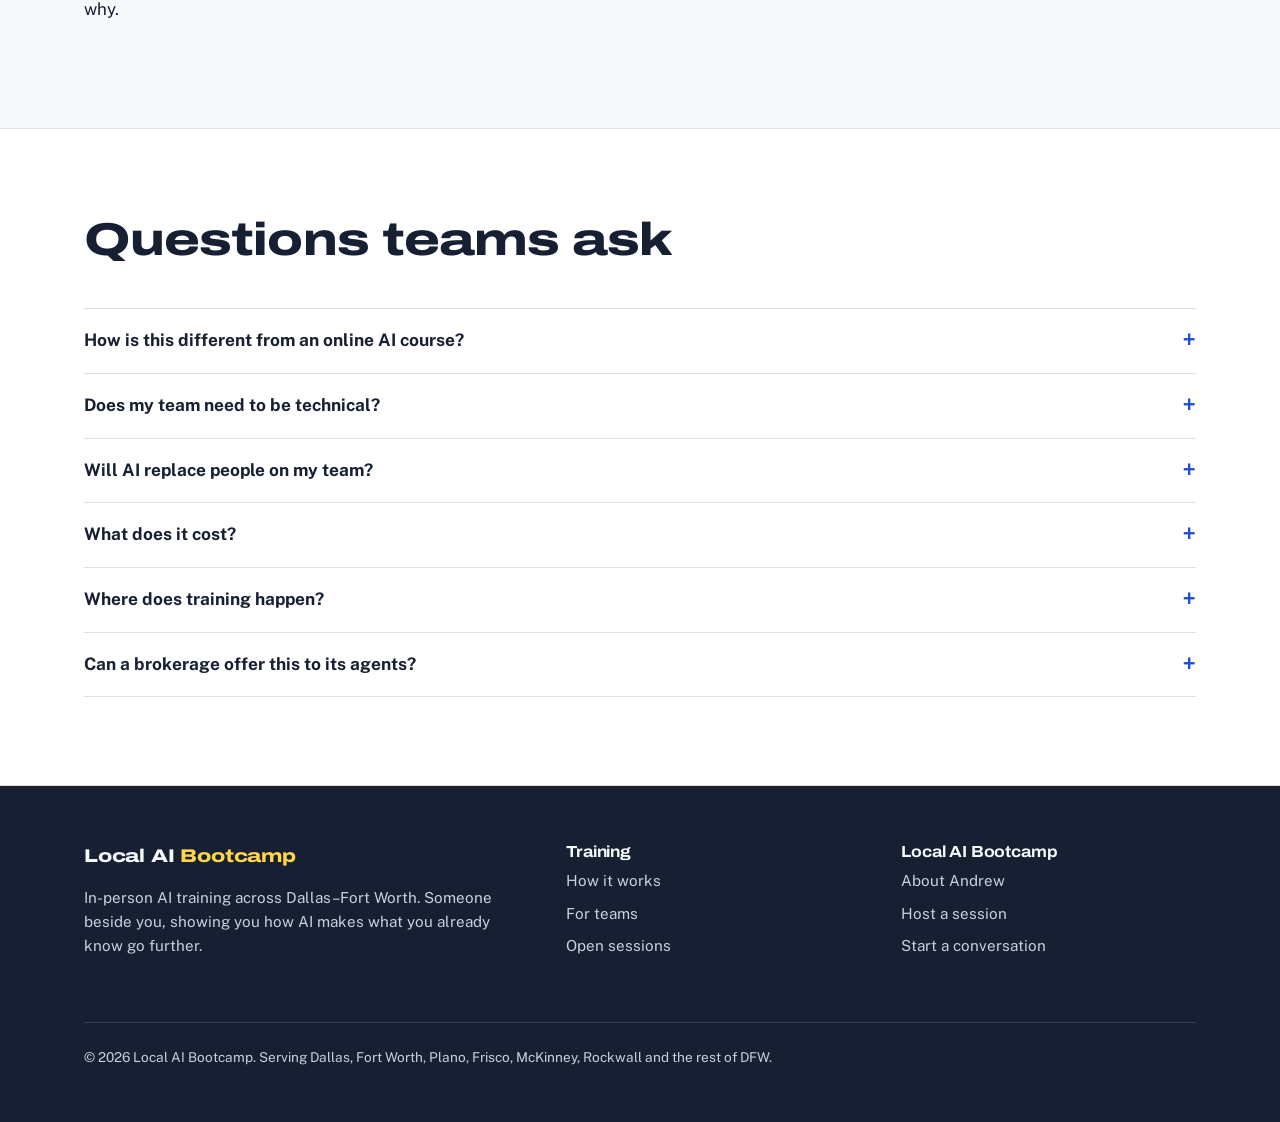
<file: teams.html>
<!doctype html>
<html lang="en">
<head>
<meta charset="utf-8">
<meta name="viewport" content="width=device-width, initial-scale=1">
<title>In-Person AI Training for Teams in DFW | Local AI Bootcamp</title>
<meta name="description" content="On-site AI training for teams across Dallas–Fort Worth. Built around your team's real work, with AI guidelines and ongoing support afterward.">
<link rel="canonical" href="https://localaibootcamp.com/teams">
<meta property="og:title" content="In-Person AI Training for Teams in DFW | Local AI Bootcamp">
<meta property="og:description" content="On-site AI training for teams across Dallas–Fort Worth. Built around your team's real work, with AI guidelines and ongoing support afterward.">
<meta property="og:type" content="website">
<link rel="preconnect" href="https://fonts.googleapis.com">
<link rel="preconnect" href="https://fonts.gstatic.com" crossorigin>
<link href="https://fonts.googleapis.com/css2?family=Archivo:wdth,wght@62..125,500..800&family=Public+Sans:wght@400;500;600;700&display=swap" rel="stylesheet">
<link rel="stylesheet" href="assets/style.css">
<link rel="icon" href="assets/favicon.svg" type="image/svg+xml">
</head>
<body>
<a class="skip" href="#main">Skip to content</a>
<header class="site-header">
  <div class="wrap">
    <a class="brand" href="index.html">Local AI <span>Bootcamp</span></a>
    <button class="menu-toggle" aria-expanded="false" aria-controls="site-nav">Menu</button>
    <nav class="nav" id="site-nav" aria-label="Main">
      <a href="index.html">Home</a>
<a href="how-it-works.html">How it works</a>
<a href="teams.html" aria-current="page">For teams</a>
<a href="about.html">About</a>
      <a class="btn" href="contact.html">Start a conversation</a>
    </nav>
  </div>
</header>
<main id="main">

<section class="hero">
  <div class="wrap">
    <h1>Bring your whole team along.</h1>
    <p class="lede">Your people are already experimenting with AI on their own, with mixed results. Training together gives everyone the same footing, the same habits and the same guardrails.</p>
    <div class="actions"><a class="btn" href="contact.html?interest=team">Talk about your team</a></div>
  </div>
</section>

<section class="white">
  <div class="wrap split">
    <div>
      <h2>Built around how your team works</h2>
      <p>Before any training, Andrew learns how your business runs: the roles, the busy seasons, the tasks that eat up time. The sessions are then built around your team's real work, so people leave using AI on the things they'll do tomorrow.</p>
    </div>
    <ul class="checklist">
      <li>In-person sessions at your office</li>
      <li>Hands-on time for every person, on their own work</li>
      <li>Ongoing support after training while habits settle in</li>
      <li>Clear guidelines for how your company uses AI</li>
    </ul>
  </div>
</section>

<section id="guidelines">
  <div class="wrap split">
    <div>
      <h2>Guidelines your team will actually follow</h2>
      <p>Your team is already using AI, approved or not. Without guidance, people make their own rules about what's safe to share and what needs a second look.</p>
      <p>Andrew helps you put simple, plain-English AI guidelines in place: which tools are approved, what information stays out, and when a person needs to review AI's work before it goes out. Then he walks your team through them in person, so they understand the why.</p>
    </div>
    <div class="callout">
      <h3>Your AI guidelines cover</h3>
      <ul class="checklist">
        <li>Which AI tools your team can use, and how</li>
        <li>Client and company information that never goes into AI</li>
        <li>When AI output needs a human review</li>
        <li>Who to ask when something isn't covered</li>
      </ul>
      <p class="small" style="margin-top:16px">Practical guidance for your business, not legal advice.</p>
    </div>
  </div>
</section>

<section class="white">
  <div class="wrap">
    <div class="section-head"><h2>Questions teams ask</h2></div>
    <div class="faq"><details><summary>How is this different from an online AI course?</summary><p>Online courses are the same for everyone, and most people never finish them. This is built around your team's actual work, delivered in person, with Andrew in the room to help each person as they go.</p></details><details><summary>Does my team need to be technical?</summary><p>No. Most people start with little or no AI experience. If someone can write an email, they can do this.</p></details><details><summary>Will AI replace people on my team?</summary><p>That's not what this is about. The focus is helping the people you already have use AI to get more out of their own experience and skills.</p></details><details><summary>What does it cost?</summary><p>Every engagement is shaped around your team: how many people, what they do and what support you want afterward. Start a conversation and Andrew will put together a proposal.</p></details><details><summary>Where does training happen?</summary><p>At your office anywhere in DFW. If you don't have a room that fits, a meeting space can be arranged nearby.</p></details><details><summary>Can a brokerage offer this to its agents?</summary><p>Yes. Many brokerages offer training as a benefit for their agents. Andrew can work with you on how to set it up.</p></details></div>
  </div>
</section>
</main>
<footer class="site-footer">
  <div class="wrap">
    <div>
      <a class="brand" href="index.html">Local AI <span>Bootcamp</span></a>
      <p style="margin-top:14px">In-person AI training across Dallas–Fort Worth. Someone beside you, showing you how AI makes what you already know go further.</p>
    </div>
    <div>
      <h3>Training</h3>
      <ul>
        <li><a href="how-it-works.html">How it works</a></li>
        <li><a href="teams.html">For teams</a></li>
        <li><a href="how-it-works.html#open-sessions">Open sessions</a></li>
      </ul>
    </div>
    <div>
      <h3>Local AI Bootcamp</h3>
      <ul>
        <li><a href="about.html">About Andrew</a></li>
        <li><a href="how-it-works.html#host">Host a session</a></li>
        <li><a href="contact.html">Start a conversation</a></li>
      </ul>
    </div>
    <p class="legal">© 2026 Local AI Bootcamp. Serving Dallas, Fort Worth, Plano, Frisco, McKinney, Rockwall and the rest of DFW.</p>
  </div>
</footer>
<script src="assets/site.js"></script>
</body>
</html>
</file>
<file: assets/style.css>
/* Local AI Bootcamp — site styles */
:root {
  --paper: #F7F8FA;
  --white: #FFFFFF;
  --ink: #172033;
  --ink-soft: #4A5468;
  --marker: #1F4FD1;
  --marker-dark: #163BA3;
  --note: #FFD54A;
  --line: #D9DEE7;
  --display: "Archivo", "Arial Narrow", sans-serif;
  --body: "Public Sans", system-ui, sans-serif;
  --wrap: 1160px;
  --measure: 64ch;
}

*, *::before, *::after { box-sizing: border-box; }
html { -webkit-text-size-adjust: 100%; }
body {
  margin: 0;
  background: var(--paper);
  color: var(--ink);
  font-family: var(--body);
  font-size: 1.0625rem;
  line-height: 1.6;
}
img { max-width: 100%; display: block; }
a { color: var(--marker); }
a:hover { color: var(--marker-dark); }
:focus-visible { outline: 3px solid var(--marker); outline-offset: 3px; border-radius: 2px; }

.wrap { max-width: var(--wrap); margin: 0 auto; padding: 0 24px; }
.skip { position: absolute; left: -9999px; }
.skip:focus { left: 16px; top: 16px; background: var(--white); padding: 8px 12px; z-index: 10; }

/* Type */
h1, h2, h3 {
  font-family: var(--display);
  font-stretch: 125%;
  font-weight: 800;
  line-height: 1.02;
  letter-spacing: -0.02em;
  margin: 0 0 0.5em;
}
h1 { font-size: clamp(2.6rem, 6.4vw, 5.2rem); }
h2 { font-size: clamp(1.9rem, 3.6vw, 2.9rem); }
h3 { font-size: 1.3rem; font-stretch: 112%; font-weight: 700; line-height: 1.2; letter-spacing: -0.01em; }
p { margin: 0 0 1em; max-width: var(--measure); }
.lede { font-size: 1.25rem; line-height: 1.5; color: var(--ink-soft); }
.small { font-size: 0.9rem; color: var(--ink-soft); }

/* Header */
.site-header { background: var(--paper); border-bottom: 1px solid var(--line); }
.site-header .wrap { display: flex; align-items: center; justify-content: space-between; gap: 24px; min-height: 72px; }
.brand {
  font-family: var(--display); font-stretch: 125%; font-weight: 800;
  font-size: 1.15rem; color: var(--ink); text-decoration: none; letter-spacing: -0.01em;
}
.brand span { color: var(--marker); }
.nav { display: flex; gap: 26px; align-items: center; }
.nav a { color: var(--ink); text-decoration: none; font-weight: 500; font-size: 0.98rem; }
.nav a:hover, .nav a[aria-current="page"] { color: var(--marker); }
.nav a[aria-current="page"] { text-decoration: underline; text-underline-offset: 6px; text-decoration-thickness: 2px; }
.menu-toggle { display: none; background: none; border: 1px solid var(--line); border-radius: 6px; padding: 8px 12px; font: inherit; color: var(--ink); }

/* Buttons */
.btn {
  display: inline-block; font-family: var(--body); font-weight: 700; font-size: 1rem;
  padding: 14px 22px; border-radius: 6px; text-decoration: none; border: 2px solid var(--marker);
  background: var(--marker); color: var(--white); cursor: pointer;
}
.btn:hover { background: var(--marker-dark); border-color: var(--marker-dark); color: var(--white); }
.btn.ghost { background: transparent; color: var(--marker); }
.btn.ghost:hover { background: var(--white); color: var(--marker-dark); }
.nav .btn { padding: 9px 16px; color: var(--white); }
.nav .btn:hover { color: var(--white); }
.actions { display: flex; flex-wrap: wrap; gap: 12px; margin-top: 28px; }

/* Sections */
section { padding: 88px 0; }
section.tight { padding: 56px 0; }
section.white { background: var(--white); border-top: 1px solid var(--line); border-bottom: 1px solid var(--line); }
section.ink { background: var(--ink); color: var(--paper); }
section.ink p { color: #C9D0DD; }
section.ink a { color: var(--note); }
.section-head { margin-bottom: 44px; }

/* Hero */
.hero { padding: 80px 0 96px; }
.hero-grid { display: grid; grid-template-columns: 1.35fr 1fr; gap: 56px; align-items: center; }
.hero h1 { max-width: 12ch; }
.hero .lede { max-width: 46ch; }

.room {
  position: relative; background: var(--white); border: 1px solid var(--line); border-radius: 10px;
  padding: 28px 28px 24px;
  margin-bottom: 48px;
}
.room h2 { font-size: 1.15rem; font-stretch: 110%; margin-bottom: 14px; }
.room ul { list-style: none; margin: 0; padding: 0; }
.room li { display: flex; justify-content: space-between; gap: 16px; padding: 12px 0; border-top: 1px solid var(--line); }
.room li:first-child { border-top: 0; }
.room li strong { font-weight: 600; }
.room li span { color: var(--ink-soft); font-size: 0.95rem; text-align: right; }
.sticky {
  position: absolute; right: -22px; bottom: -64px; width: 190px;
  background: var(--note); color: var(--ink); padding: 18px 18px 20px;
  font-family: var(--display); font-stretch: 100%; font-weight: 700; font-size: 1.05rem; line-height: 1.25;
  transform: rotate(3deg); box-shadow: 0 10px 18px -10px rgba(23,32,51,.45);
}

/* Offer ladder */
.ladder { border-top: 2px solid var(--ink); }
.rung {
  display: grid; grid-template-columns: 1.1fr 1.6fr 150px; gap: 32px; align-items: start;
  padding: 32px 0; border-bottom: 1px solid var(--line);
}
.rung h3 { margin: 0 0 6px; }
.rung .for { color: var(--ink-soft); font-size: 0.95rem; margin: 0; }
.rung p { margin: 0; }
.rung .price { font-family: var(--display); font-stretch: 112%; font-weight: 700; font-size: 1.15rem; white-space: nowrap; text-align: right; }
.rung .price small { display: block; font-family: var(--body); font-weight: 400; font-size: 0.85rem; color: var(--ink-soft); }
.rung.lead h3 { font-size: 1.7rem; font-stretch: 125%; font-weight: 800; }

/* Steps (true sequence) */
.steps { display: grid; grid-template-columns: repeat(3, 1fr); gap: 40px; counter-reset: step; }
.steps.four { grid-template-columns: repeat(4, 1fr); }
.step { counter-increment: step; }
.step::before {
  content: counter(step); display: block; font-family: var(--display); font-stretch: 125%; font-weight: 800;
  font-size: 3rem; line-height: 1; color: var(--marker); margin-bottom: 12px;
}

/* Two-column text */
.split { display: grid; grid-template-columns: 1fr 1fr; gap: 64px; align-items: start; }
.checklist { list-style: none; padding: 0; margin: 0; }
.checklist li { padding: 12px 0 12px 32px; border-top: 1px solid var(--line); position: relative; }
.checklist li::before {
  content: ""; position: absolute; left: 4px; top: 20px; width: 12px; height: 7px;
  border-left: 2.5px solid var(--marker); border-bottom: 2.5px solid var(--marker); transform: rotate(-45deg);
}
section.ink .checklist li { border-color: #33405A; }
section.ink .checklist li::before { border-color: var(--note); }

/* Packages */
.packages { display: grid; grid-template-columns: 1fr 1.2fr; gap: 0; border: 2px solid var(--ink); border-radius: 10px; overflow: hidden; background: var(--white); }
.package { padding: 36px; }
.package + .package { border-left: 2px solid var(--ink); }
.package.featured { background: var(--ink); color: var(--paper); }
.package.featured .checklist li { border-color: #33405A; }
.package.featured .checklist li::before { border-color: var(--note); }
.package .amount { font-family: var(--display); font-stretch: 125%; font-weight: 800; font-size: 2.6rem; line-height: 1; margin: 8px 0 4px; }
.package .unit { font-size: 0.95rem; opacity: .8; margin-bottom: 24px; }
.package .btn { margin-top: 24px; }
.package.featured .btn { background: var(--note); border-color: var(--note); color: var(--ink); }
.package.featured .btn:hover { background: #F2C731; border-color: #F2C731; }

/* FAQ */
.faq details { border-top: 1px solid var(--line); padding: 18px 0; }
.faq details:last-child { border-bottom: 1px solid var(--line); }
.faq summary { cursor: pointer; font-weight: 700; font-size: 1.08rem; list-style: none; display: flex; justify-content: space-between; gap: 16px; }
.faq summary::-webkit-details-marker { display: none; }
.faq summary::after { content: "+"; font-family: var(--display); font-size: 1.4rem; line-height: 1; color: var(--marker); }
.faq details[open] summary::after { content: "–"; }
.faq details p { margin: 12px 0 0; }

/* Forms */
form.signup { display: grid; gap: 16px; max-width: 560px; }
.field { display: grid; gap: 6px; }
.field label { font-weight: 600; font-size: 0.95rem; }
.field input, .field select, .field textarea {
  font: inherit; color: var(--ink); background: var(--white); border: 1.5px solid #B9C1CF; border-radius: 6px; padding: 12px 14px; width: 100%;
}
.field input:focus, .field select:focus, .field textarea:focus { border-color: var(--marker); outline: 2px solid rgba(31,79,209,.25); outline-offset: 0; }
.field-row { display: grid; grid-template-columns: 1fr 1fr; gap: 16px; }
.form-note { font-size: 0.85rem; color: var(--ink-soft); margin: 0; }
.form-status { font-weight: 600; margin: 0; }
section.ink .field label { color: var(--paper); }

/* Callout */
.callout { border-left: 6px solid var(--note); background: var(--white); padding: 24px 28px; border-radius: 0 8px 8px 0; }
.callout p:last-child { margin-bottom: 0; }

/* Footer */
.site-footer { background: var(--ink); color: #C9D0DD; padding: 56px 0 40px; font-size: 0.95rem; }
.site-footer .wrap { display: grid; grid-template-columns: 1.5fr 1fr 1fr; gap: 40px; }
.site-footer .brand { color: var(--paper); }
.site-footer .brand span { color: var(--note); }
.site-footer h3 { color: var(--paper); font-size: 1rem; font-stretch: 110%; }
.site-footer ul { list-style: none; padding: 0; margin: 0; display: grid; gap: 8px; }
.site-footer a { color: #C9D0DD; text-decoration: none; }
.site-footer a:hover { color: var(--note); }
.site-footer .legal { grid-column: 1 / -1; max-width: none; border-top: 1px solid #33405A; padding-top: 24px; margin-top: 8px; font-size: 0.85rem; }

/* Responsive */
@media (max-width: 900px) {
  .hero-grid, .split, .packages { grid-template-columns: 1fr; }
  .package + .package { border-left: 0; border-top: 2px solid var(--ink); }
  .steps, .steps.four { grid-template-columns: 1fr; gap: 28px; }
  .rung { grid-template-columns: 1fr; gap: 10px; }
  .rung .price { text-align: left; }
  .sticky { position: relative; right: auto; bottom: auto; margin: -10px 0 0 auto; }
  .site-footer .wrap { grid-template-columns: 1fr; }
  .menu-toggle { display: inline-block; }
  .nav { display: none; position: absolute; top: 72px; left: 0; right: 0; background: var(--paper); flex-direction: column; align-items: flex-start; padding: 16px 24px 24px; border-bottom: 1px solid var(--line); z-index: 5; }
  .nav.open { display: flex; }
  .site-header { position: relative; }
  section { padding: 64px 0; }
  .field-row { grid-template-columns: 1fr; }
}
@media (prefers-reduced-motion: reduce) { * { transition: none !important; animation: none !important; } }

/* v2 additions */
.shift li { display: block; }
.shift li span { display: block; text-align: left; font-size: 0.9rem; color: var(--ink-soft); }
.shift li strong { display: block; font-weight: 600; }
.rung.noprice { grid-template-columns: 1fr 2fr; }
.contrast { display: grid; grid-template-columns: repeat(3, 1fr); gap: 0; border-top: 2px solid var(--ink); }
.contrast > div { padding: 28px 28px 0 0; }
.contrast > div + div { padding-left: 28px; border-left: 1px solid var(--line); }
.contrast h3 { text-decoration: line-through; text-decoration-thickness: 3px; text-decoration-color: var(--marker); }
.pull { font-family: var(--display); font-stretch: 125%; font-weight: 800; font-size: clamp(2rem, 4.4vw, 3.6rem); line-height: 1.04; letter-spacing: -0.02em; max-width: 18ch; margin: 0 0 28px; }
@media (max-width: 900px) {
  .rung.noprice { grid-template-columns: 1fr; }
  .contrast { grid-template-columns: 1fr; }
  .contrast > div, .contrast > div + div { padding: 24px 0 0; border-left: 0; }
}
.portrait { width: 100%; max-width: 360px; height: auto; border-radius: 10px; justify-self: end; box-shadow: 14px 14px 0 var(--note); }
@media (max-width: 900px) { .portrait { justify-self: start; max-width: 280px; } }
</file>
